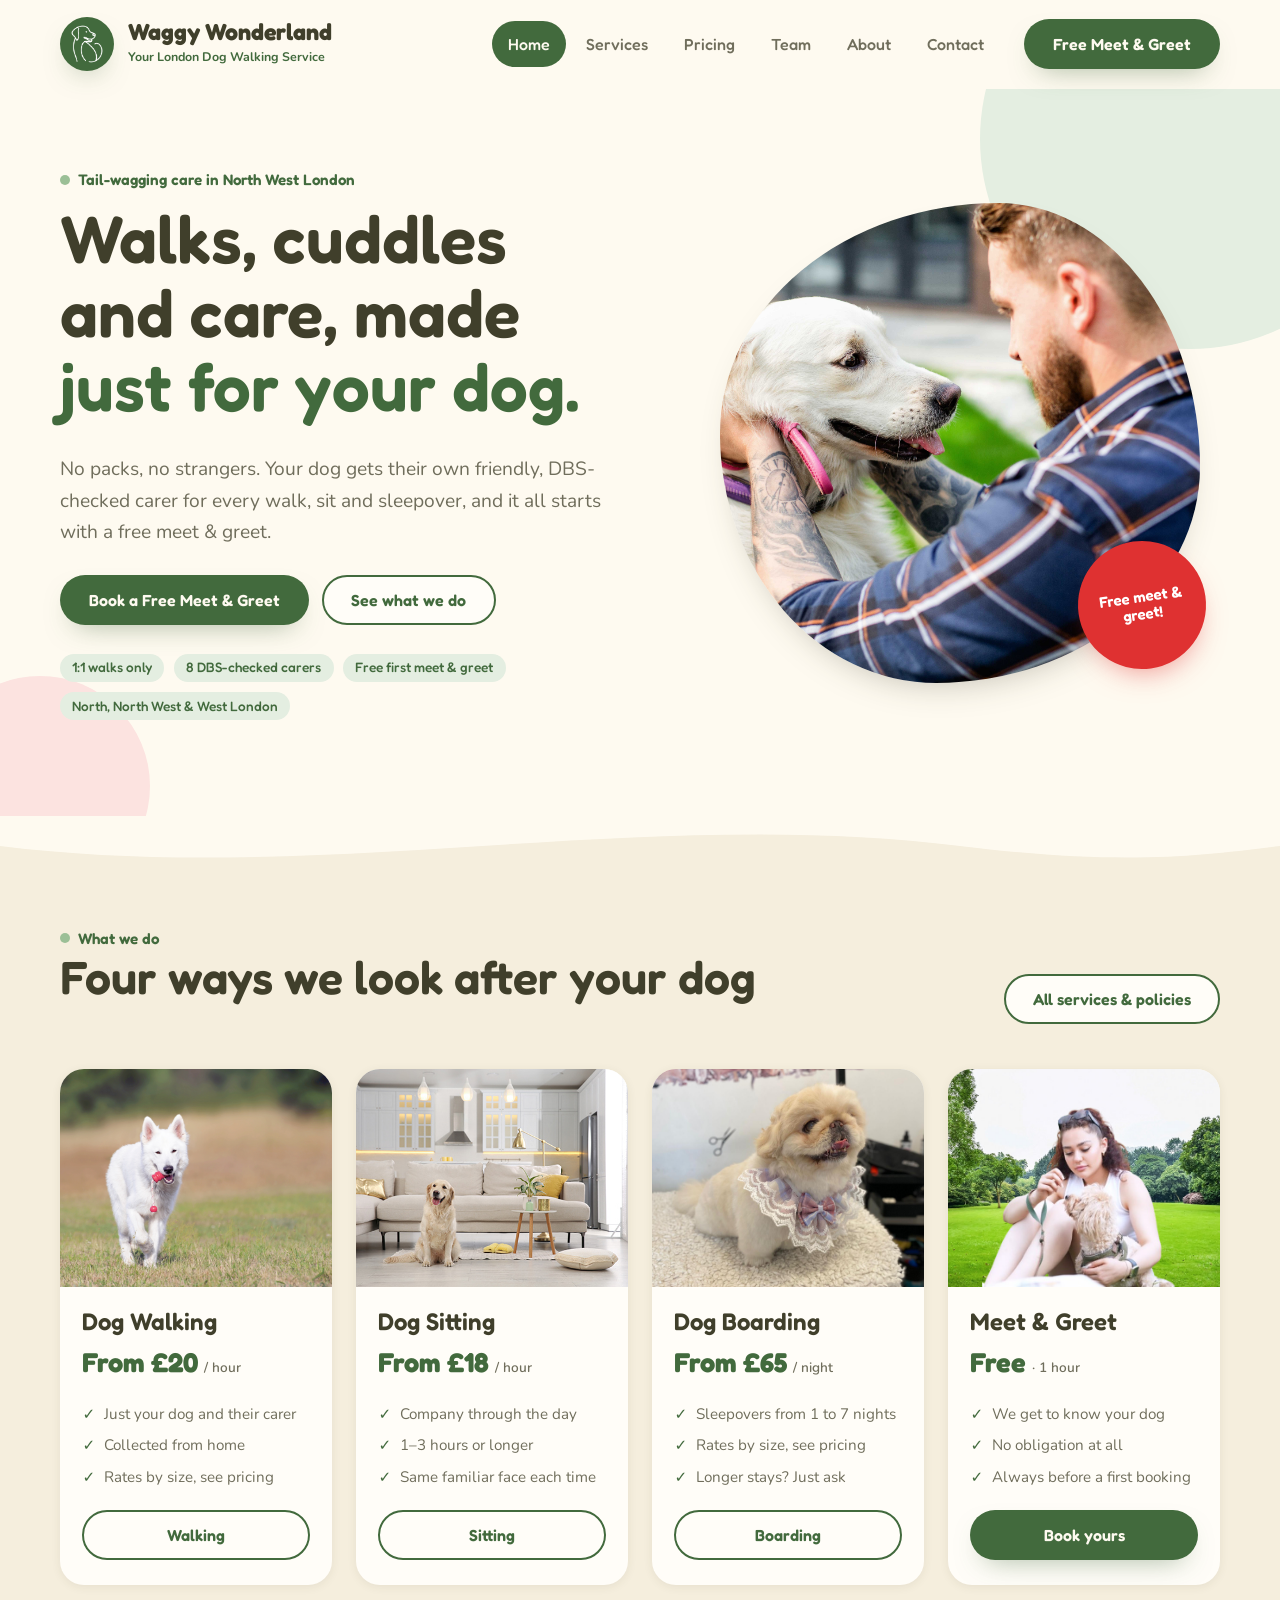
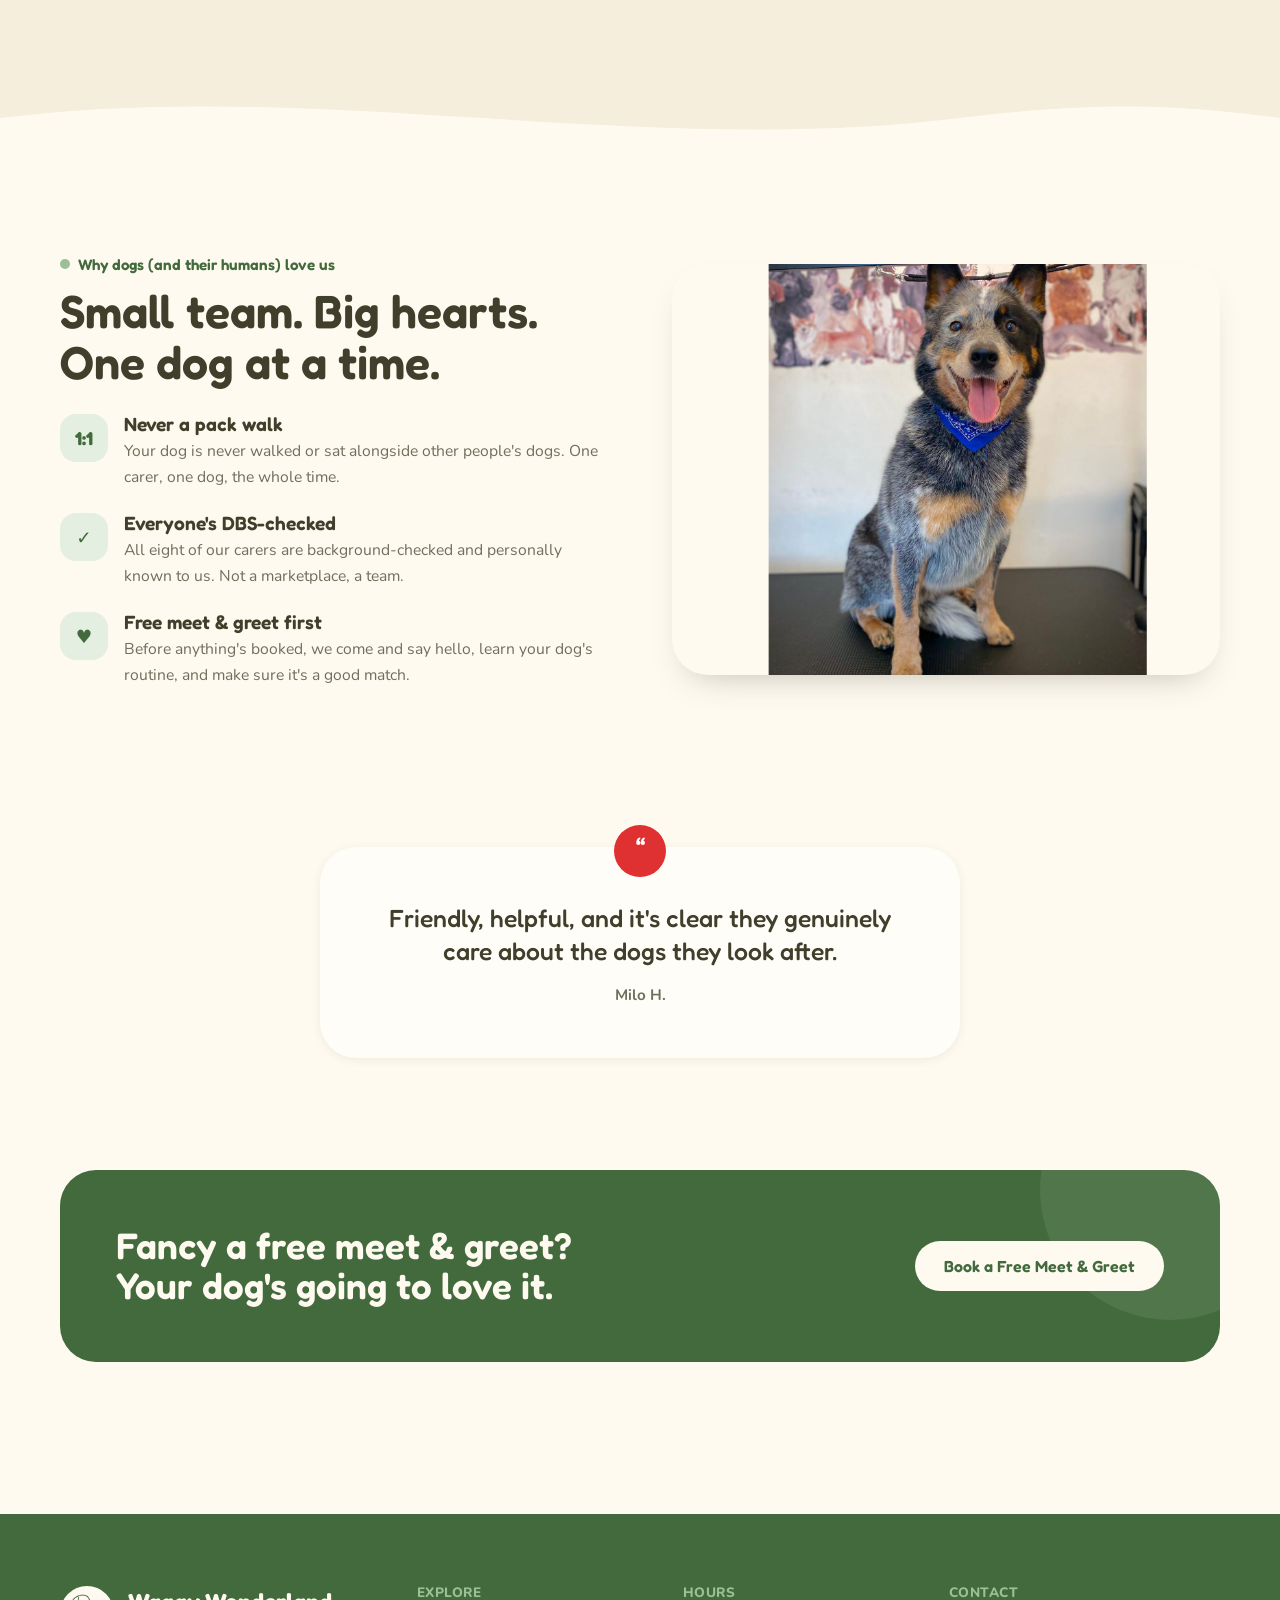
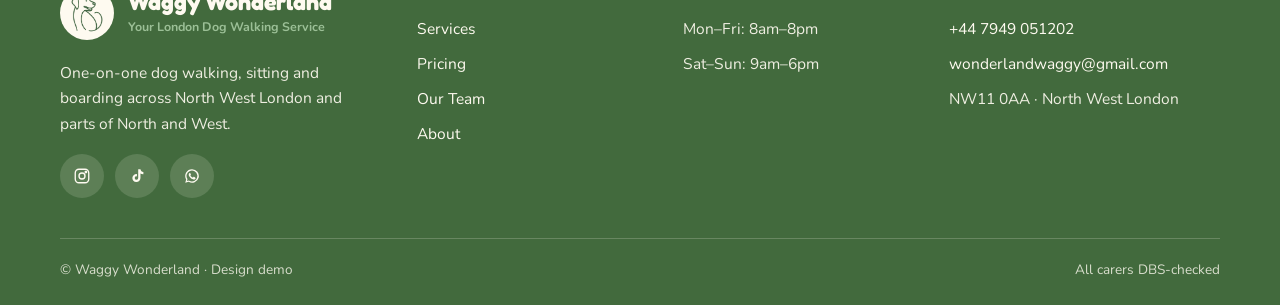
<file: index.html>
<!doctype html>
<!--
  THESIS: Waggy Wonderland is the friendly local team that walks your dog
  one-on-one, never in a pack. The page feels like a warm hello from a
  neighbour, refusing both the corporate gig-app look and the sterile
  "luxury pet spa" look.
  OWN-WORLD: the original brand palette (cream ground, olive-brown text,
  heath green accent, cherry sticker red) in rounded, bouncy form:
  Fredoka headings, Nunito body, pill buttons, blob-masked photos, wavy
  section edges, a wagging logo. Recognisable with all copy removed.
  STORY: land, smile, understand "1:1 walks, free meet & greet first",
  trust the named DBS-checked team, tap Book a Free Meet & Greet.
  FIRST VIEWPORT: big header with green circle logo; headline left with
  green highlighted word, two pill buttons, fact chips; right, a real
  carer-and-dog photo in a slowly morphing blob with a cherry sticker
  reading "Free meet & greet".
  FORM: brief-pinned world (user pinned palette + "cute, fun, light");
  no seed roll. Staging: editorial two-column hero, card grid, split
  rows, testimonial, CTA panel.
-->
<html lang="en">
<head>
<meta charset="UTF-8">
<meta name="viewport" content="width=device-width, initial-scale=1, viewport-fit=cover">
<title>Waggy Wonderland — Your London Dog Walking Service</title>
<meta name="description" content="One-on-one dog walking, sitting and boarding in North West London. Every walk is just your dog and their carer, never a pack. Start with a free meet & greet.">
<link rel="icon" href="images/img_14.png">
<link rel="stylesheet" href="css/style.css">
</head>
<body>

<header class="site-header">
  <div class="container topbar">
    <a href="index.html" class="brand">
      <span class="brand__mark"><img src="images/img_14.png" alt=""></span>
      <span>
        <span class="brand__word">Waggy Wonderland</span>
        <span class="brand__tagline">Your London Dog Walking Service</span>
      </span>
    </a>
    <nav class="nav" aria-label="Main">
      <input type="checkbox" id="nav-toggle" class="nav__toggle-input">
      <ul class="nav__links">
        <li><a href="index.html" aria-current="page">Home</a></li>
        <li><a href="services.html">Services</a></li>
        <li><a href="pricing.html">Pricing</a></li>
        <li><a href="team.html">Team</a></li>
        <li><a href="about.html">About</a></li>
        <li><a href="contact.html">Contact</a></li>
        <li class="nav__cta-mobile"><a href="contact.html" class="btn btn-primary">Book a Free Meet &amp; Greet</a></li>
      </ul>
      <a href="contact.html" class="btn btn-primary nav__cta">Free Meet &amp; Greet</a>
      <label for="nav-toggle" class="nav__toggle" aria-label="Menu"><span></span></label>
    </nav>
  </div>
</header>

<main>

  <!-- ============ HERO ============ -->
  <section class="hero">
    <div class="hero__blob hero__blob--1" aria-hidden="true"></div>
    <div class="hero__blob hero__blob--2" aria-hidden="true"></div>
    <div class="container hero__grid">
      <div>
        <p class="eyebrow">Tail-wagging care in North West London</p>
        <h1>Walks, cuddles and care, made <span>just for your dog.</span></h1>
        <p class="lede">No packs, no strangers. Your dog gets their own friendly, DBS-checked carer for every walk, sit and sleepover, and it all starts with a free meet &amp; greet.</p>
        <div class="hero__actions">
          <a href="contact.html" class="btn btn-primary">Book a Free Meet &amp; Greet</a>
          <a href="services.html" class="btn btn-secondary">See what we do</a>
        </div>
        <div class="hero__facts">
          <span class="chip">1:1 walks only</span>
          <span class="chip">8 DBS-checked carers</span>
          <span class="chip">Free first meet &amp; greet</span>
          <span class="chip">North, North West &amp; West London</span>
        </div>
      </div>
      <div class="hero__photo-wrap">
        <div class="hero__photo">
          <img src="images/img_03.jpg" alt="A carer crouches close to a happy white dog during a one-on-one walk." fetchpriority="high">
        </div>
        <div class="sticker" aria-hidden="true">Free meet &amp; greet!</div>
      </div>
    </div>
  </section>

  <!-- ============ SERVICES ============ -->
  <svg class="wave" viewBox="0 0 1440 60" preserveAspectRatio="none" aria-hidden="true"><path fill="#F5EEDD" d="M0,30 C360,70 720,-10 1080,30 C1260,50 1350,40 1440,30 L1440,60 L0,60 Z"/></svg>
  <section class="section section--sand" style="padding-top: clamp(1.5rem, 4vw, 3rem);">
    <div class="container">
      <div class="section-head rise">
        <div>
          <p class="eyebrow">What we do</p>
          <h2>Four ways we look after your dog</h2>
        </div>
        <a href="services.html" class="btn btn-secondary">All services &amp; policies</a>
      </div>
      <div class="card-grid">

        <article class="card rise">
          <div class="card__photo"><img src="images/img_28.jpg" alt="A white shepherd dog running through a field with a toy." loading="lazy"></div>
          <div class="card__body">
            <h3>Dog Walking</h3>
            <p class="card__price">From &pound;20 <small>/ hour</small></p>
            <ul>
              <li>Just your dog and their carer</li>
              <li>Collected from home</li>
              <li>Rates by size, see pricing</li>
            </ul>
            <a href="services.html#walking" class="btn btn-secondary">Walking</a>
          </div>
        </article>

        <article class="card rise">
          <div class="card__photo"><img src="images/img_27.jpg" alt="A golden retriever relaxing at home in a bright living room." loading="lazy"></div>
          <div class="card__body">
            <h3>Dog Sitting</h3>
            <p class="card__price">From &pound;18 <small>/ hour</small></p>
            <ul>
              <li>Company through the day</li>
              <li>1&ndash;3 hours or longer</li>
              <li>Same familiar face each time</li>
            </ul>
            <a href="services.html#sitting" class="btn btn-secondary">Sitting</a>
          </div>
        </article>

        <article class="card rise">
          <div class="card__photo"><img src="images/img_23.jpeg" alt="A fluffy cream-coloured dog with a bow, freshly groomed." loading="lazy"></div>
          <div class="card__body">
            <h3>Dog Boarding</h3>
            <p class="card__price">From &pound;65 <small>/ night</small></p>
            <ul>
              <li>Sleepovers from 1 to 7 nights</li>
              <li>Rates by size, see pricing</li>
              <li>Longer stays? Just ask</li>
            </ul>
            <a href="services.html#boarding" class="btn btn-secondary">Boarding</a>
          </div>
        </article>

        <article class="card rise">
          <div class="card__photo"><img src="images/img_19.jpg" alt="A carer sits in the grass getting to know a small dog." loading="lazy"></div>
          <div class="card__body">
            <h3>Meet &amp; Greet</h3>
            <p class="card__price">Free <small>&middot; 1 hour</small></p>
            <ul>
              <li>We get to know your dog</li>
              <li>No obligation at all</li>
              <li>Always before a first booking</li>
            </ul>
            <a href="contact.html" class="btn btn-primary">Book yours</a>
          </div>
        </article>

      </div>
    </div>
  </section>
  <svg class="wave wave--flip" viewBox="0 0 1440 60" preserveAspectRatio="none" aria-hidden="true"><path fill="#F5EEDD" d="M0,30 C360,70 720,-10 1080,30 C1260,50 1350,40 1440,30 L1440,60 L0,60 Z"/></svg>

  <!-- ============ WHY US ============ -->
  <section class="section">
    <div class="container split">
      <div class="rise">
        <p class="eyebrow">Why dogs (and their humans) love us</p>
        <h2>Small team. Big hearts. One dog at a time.</h2>
        <div class="value-list" style="margin-top:1.6rem;">
          <div class="value-row">
            <span class="value-row__icon">1:1</span>
            <div>
              <h3>Never a pack walk</h3>
              <p>Your dog is never walked or sat alongside other people's dogs. One carer, one dog, the whole time.</p>
            </div>
          </div>
          <div class="value-row">
            <span class="value-row__icon">&#10003;</span>
            <div>
              <h3>Everyone's DBS-checked</h3>
              <p>All eight of our carers are background-checked and personally known to us. Not a marketplace, a team.</p>
            </div>
          </div>
          <div class="value-row">
            <span class="value-row__icon">&#9829;</span>
            <div>
              <h3>Free meet &amp; greet first</h3>
              <p>Before anything's booked, we come and say hello, learn your dog's routine, and make sure it's a good match.</p>
            </div>
          </div>
        </div>
      </div>
      <div class="split__photo rise">
        <img src="images/img_11.png" alt="A smiling blue heeler wearing a blue bandana." loading="lazy">
      </div>
    </div>
  </section>

  <!-- ============ TESTIMONIAL ============ -->
  <section class="section section--tight">
    <div class="container">
      <div class="quote rise">
        <blockquote>Friendly, helpful, and it's clear they genuinely care about the dogs they look after.</blockquote>
        <cite>Milo H.</cite>
      </div>
    </div>
  </section>

  <!-- ============ CTA ============ -->
  <section class="section--tight">
    <div class="container">
      <div class="cta rise">
        <h2>Fancy a free meet &amp; greet? Your dog's going to love it.</h2>
        <a href="contact.html" class="btn btn-primary">Book a Free Meet &amp; Greet</a>
      </div>
    </div>
  </section>

</main>

<footer class="site-footer">
  <div class="container footer-grid">
    <div>
      <a href="index.html" class="brand">
        <span class="brand__mark"><img src="images/img_14.png" alt=""></span>
        <span>
          <span class="brand__word">Waggy Wonderland</span>
          <span class="brand__tagline">Your London Dog Walking Service</span>
        </span>
      </a>
      <p style="margin-top:1.2rem; max-width:32ch;">One-on-one dog walking, sitting and boarding across North West London and parts of North and West.</p>
      <div class="footer-social">
        <a href="https://www.instagram.com/waggywonderlandd" aria-label="Instagram" target="_blank" rel="noopener"><svg viewBox="0 0 24 24" fill="none" stroke="currentColor" stroke-width="1.8"><rect x="3" y="3" width="18" height="18" rx="5"/><circle cx="12" cy="12" r="4"/><circle cx="17.2" cy="6.8" r="1"/></svg></a>
        <a href="https://www.tiktok.com/@waggywonderlandd" aria-label="TikTok" target="_blank" rel="noopener"><svg viewBox="0 0 24 24" fill="currentColor"><path d="M16.6 3c.4 2 1.7 3.5 3.9 3.7v3c-1.4.1-2.7-.3-3.9-1.1v6.2a5.4 5.4 0 1 1-4.7-5.4v3.1a2.3 2.3 0 1 0 1.7 2.3V3h3z"/></svg></a>
        <a href="https://wa.me/447949051202" aria-label="WhatsApp" target="_blank" rel="noopener"><svg viewBox="0 0 24 24" fill="currentColor"><path d="M12 3a9 9 0 0 0-7.8 13.5L3 21l4.6-1.2A9 9 0 1 0 12 3zm0 16.2a7.2 7.2 0 0 1-3.7-1l-.3-.2-2.7.7.7-2.6-.2-.3A7.2 7.2 0 1 1 12 19.2zm3.9-5.4c-.2-.1-1.3-.6-1.5-.7-.2-.1-.3-.1-.5.1-.1.2-.5.7-.6.8-.1.1-.2.1-.4 0-.2-.1-.9-.3-1.7-1a6.4 6.4 0 0 1-1.2-1.5c-.1-.2 0-.3.1-.4l.3-.4.2-.3v-.3c0-.1-.5-1.2-.7-1.6-.2-.4-.4-.4-.5-.4h-.4c-.2 0-.4.1-.6.3-.2.2-.8.8-.8 1.9s.8 2.2.9 2.4c.1.1 1.6 2.5 3.9 3.4 2.3.9 2.3.6 2.7.6.4 0 1.3-.5 1.5-1 .2-.5.2-1 .1-1.1-.1-.1-.2-.2-.4-.3z"/></svg></a>
      </div>
    </div>
    <div>
      <h4>Explore</h4>
      <ul>
        <li><a href="services.html">Services</a></li>
        <li><a href="pricing.html">Pricing</a></li>
        <li><a href="team.html">Our Team</a></li>
        <li><a href="about.html">About</a></li>
      </ul>
    </div>
    <div>
      <h4>Hours</h4>
      <ul>
        <li>Mon&ndash;Fri: 8am&ndash;8pm</li>
        <li>Sat&ndash;Sun: 9am&ndash;6pm</li>
      </ul>
    </div>
    <div>
      <h4>Contact</h4>
      <ul>
        <li><a href="tel:+447949051202">+44 7949 051202</a></li>
        <li><a href="mailto:wonderlandwaggy@gmail.com">wonderlandwaggy@gmail.com</a></li>
        <li>NW11 0AA &middot; North West London</li>
      </ul>
    </div>
  </div>
  <div class="container footer-bottom">
    <span>&copy; Waggy Wonderland &middot; Design demo</span>
    <span>All carers DBS-checked</span>
  </div>
</footer>

</body>
</html>
</file>
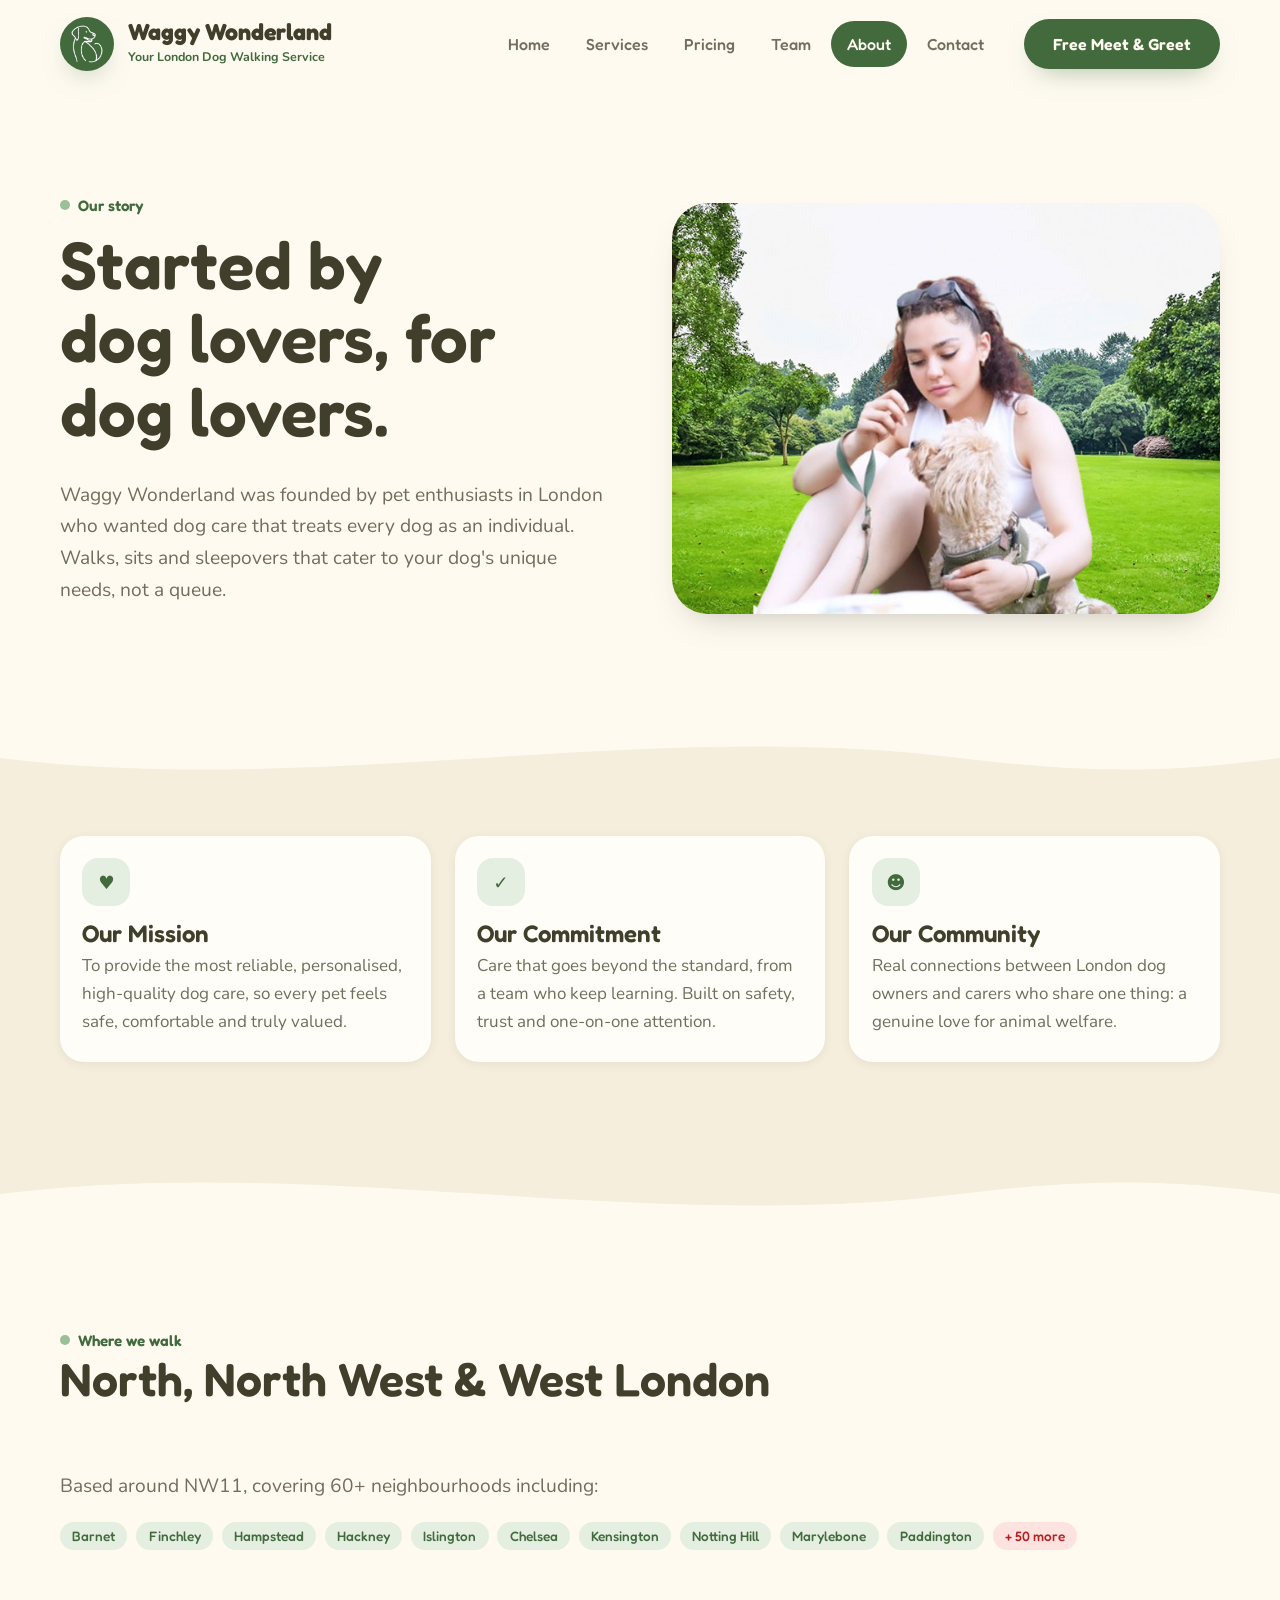
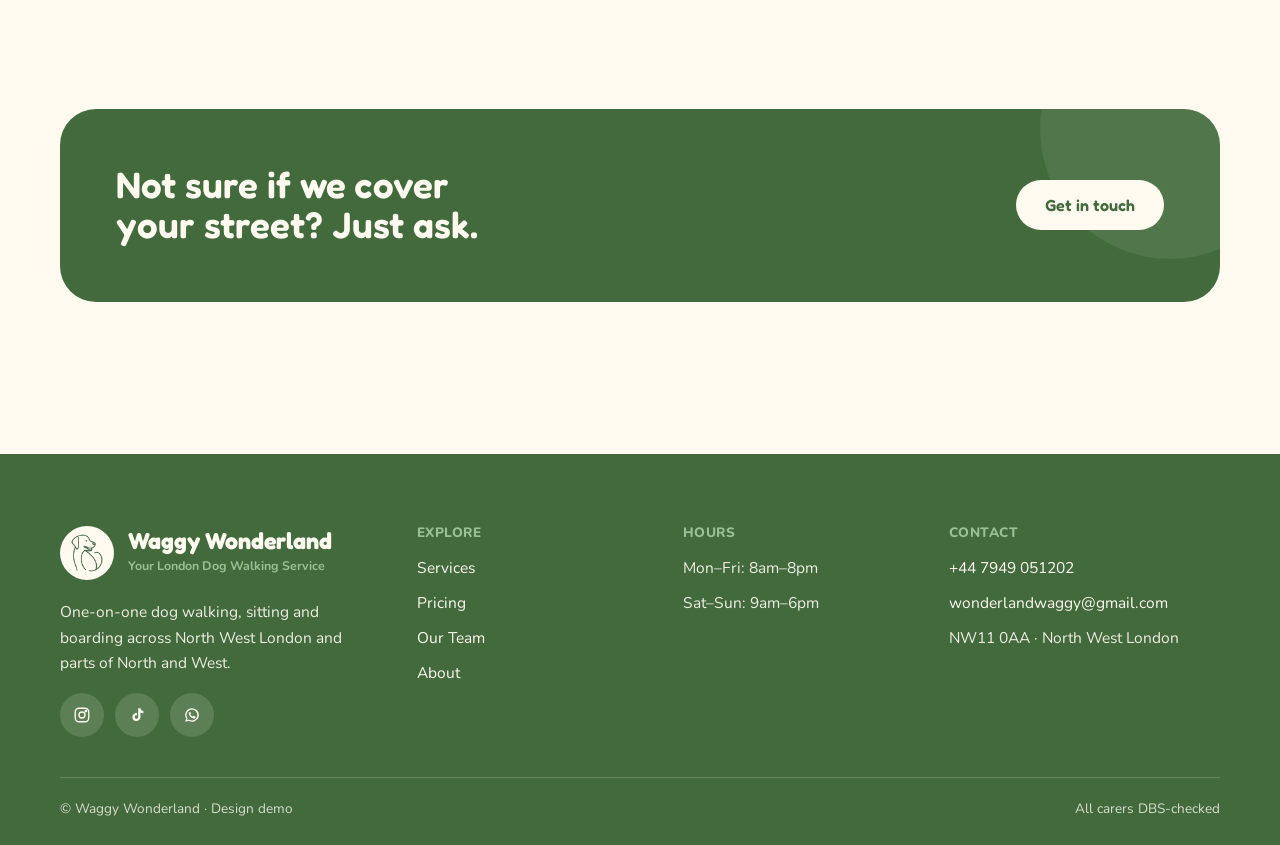
<file: about.html>
<!doctype html>
<html lang="en">
<head>
<meta charset="UTF-8">
<meta name="viewport" content="width=device-width, initial-scale=1, viewport-fit=cover">
<title>About — Waggy Wonderland</title>
<meta name="description" content="Why Waggy Wonderland exists, what we believe about dog care, and the North West London neighbourhoods we walk.">
<link rel="icon" href="images/img_14.png">
<link rel="stylesheet" href="css/style.css">
</head>
<body>

<header class="site-header">
  <div class="container topbar">
    <a href="index.html" class="brand">
      <span class="brand__mark"><img src="images/img_14.png" alt=""></span>
      <span>
        <span class="brand__word">Waggy Wonderland</span>
        <span class="brand__tagline">Your London Dog Walking Service</span>
      </span>
    </a>
    <nav class="nav" aria-label="Main">
      <input type="checkbox" id="nav-toggle" class="nav__toggle-input">
      <ul class="nav__links">
        <li><a href="index.html">Home</a></li>
        <li><a href="services.html">Services</a></li>
        <li><a href="pricing.html">Pricing</a></li>
        <li><a href="team.html">Team</a></li>
        <li><a href="about.html" aria-current="page">About</a></li>
        <li><a href="contact.html">Contact</a></li>
        <li class="nav__cta-mobile"><a href="contact.html" class="btn btn-primary">Book a Free Meet &amp; Greet</a></li>
      </ul>
      <a href="contact.html" class="btn btn-primary nav__cta">Free Meet &amp; Greet</a>
      <label for="nav-toggle" class="nav__toggle" aria-label="Menu"><span></span></label>
    </nav>
  </div>
</header>

<main>

  <section class="section">
    <div class="container split">
      <div class="rise">
        <p class="eyebrow">Our story</p>
        <h1>Started by dog lovers, for dog lovers.</h1>
        <p class="lede">Waggy Wonderland was founded by pet enthusiasts in London who wanted dog care that treats every dog as an individual. Walks, sits and sleepovers that cater to your dog's unique needs, not a queue.</p>
      </div>
      <div class="split__photo rise"><img src="images/img_19.jpg" alt="A carer sits in the grass getting to know a small dog." loading="lazy"></div>
    </div>
  </section>

  <svg class="wave" viewBox="0 0 1440 60" preserveAspectRatio="none" aria-hidden="true"><path fill="#F5EEDD" d="M0,30 C360,70 720,-10 1080,30 C1260,50 1350,40 1440,30 L1440,60 L0,60 Z"/></svg>
  <section class="section section--sand" style="padding-top: clamp(1.5rem, 4vw, 3rem);">
    <div class="container">
      <div class="card-grid">
        <div class="card rise">
          <div class="card__body">
            <span class="value-row__icon" style="margin-bottom:0.9rem;">&#9829;</span>
            <h3>Our Mission</h3>
            <p style="color:var(--olive-soft); margin:0;">To provide the most reliable, personalised, high-quality dog care, so every pet feels safe, comfortable and truly valued.</p>
          </div>
        </div>
        <div class="card rise">
          <div class="card__body">
            <span class="value-row__icon" style="margin-bottom:0.9rem;">&#10003;</span>
            <h3>Our Commitment</h3>
            <p style="color:var(--olive-soft); margin:0;">Care that goes beyond the standard, from a team who keep learning. Built on safety, trust and one-on-one attention.</p>
          </div>
        </div>
        <div class="card rise">
          <div class="card__body">
            <span class="value-row__icon" style="margin-bottom:0.9rem;">&#9787;</span>
            <h3>Our Community</h3>
            <p style="color:var(--olive-soft); margin:0;">Real connections between London dog owners and carers who share one thing: a genuine love for animal welfare.</p>
          </div>
        </div>
      </div>
    </div>
  </section>
  <svg class="wave wave--flip" viewBox="0 0 1440 60" preserveAspectRatio="none" aria-hidden="true"><path fill="#F5EEDD" d="M0,30 C360,70 720,-10 1080,30 C1260,50 1350,40 1440,30 L1440,60 L0,60 Z"/></svg>

  <section class="section">
    <div class="container">
      <div class="section-head rise">
        <div>
          <p class="eyebrow">Where we walk</p>
          <h2>North, North West &amp; West London</h2>
        </div>
      </div>
      <p class="lede rise">Based around NW11, covering 60+ neighbourhoods including:</p>
      <div class="chips rise" style="margin-top:1rem;">
        <span class="chip">Barnet</span>
        <span class="chip">Finchley</span>
        <span class="chip">Hampstead</span>
        <span class="chip">Hackney</span>
        <span class="chip">Islington</span>
        <span class="chip">Chelsea</span>
        <span class="chip">Kensington</span>
        <span class="chip">Notting Hill</span>
        <span class="chip">Marylebone</span>
        <span class="chip">Paddington</span>
        <span class="chip chip--cherry">+ 50 more</span>
      </div>
    </div>
  </section>

  <section class="section--tight">
    <div class="container">
      <div class="cta rise">
        <h2>Not sure if we cover your street? Just ask.</h2>
        <a href="contact.html" class="btn btn-primary">Get in touch</a>
      </div>
    </div>
  </section>

</main>

<footer class="site-footer">
  <div class="container footer-grid">
    <div>
      <a href="index.html" class="brand">
        <span class="brand__mark"><img src="images/img_14.png" alt=""></span>
        <span>
          <span class="brand__word">Waggy Wonderland</span>
          <span class="brand__tagline">Your London Dog Walking Service</span>
        </span>
      </a>
      <p style="margin-top:1.2rem; max-width:32ch;">One-on-one dog walking, sitting and boarding across North West London and parts of North and West.</p>
      <div class="footer-social">
        <a href="https://www.instagram.com/waggywonderlandd" aria-label="Instagram" target="_blank" rel="noopener"><svg viewBox="0 0 24 24" fill="none" stroke="currentColor" stroke-width="1.8"><rect x="3" y="3" width="18" height="18" rx="5"/><circle cx="12" cy="12" r="4"/><circle cx="17.2" cy="6.8" r="1"/></svg></a>
        <a href="https://www.tiktok.com/@waggywonderlandd" aria-label="TikTok" target="_blank" rel="noopener"><svg viewBox="0 0 24 24" fill="currentColor"><path d="M16.6 3c.4 2 1.7 3.5 3.9 3.7v3c-1.4.1-2.7-.3-3.9-1.1v6.2a5.4 5.4 0 1 1-4.7-5.4v3.1a2.3 2.3 0 1 0 1.7 2.3V3h3z"/></svg></a>
        <a href="https://wa.me/447949051202" aria-label="WhatsApp" target="_blank" rel="noopener"><svg viewBox="0 0 24 24" fill="currentColor"><path d="M12 3a9 9 0 0 0-7.8 13.5L3 21l4.6-1.2A9 9 0 1 0 12 3zm0 16.2a7.2 7.2 0 0 1-3.7-1l-.3-.2-2.7.7.7-2.6-.2-.3A7.2 7.2 0 1 1 12 19.2zm3.9-5.4c-.2-.1-1.3-.6-1.5-.7-.2-.1-.3-.1-.5.1-.1.2-.5.7-.6.8-.1.1-.2.1-.4 0-.2-.1-.9-.3-1.7-1a6.4 6.4 0 0 1-1.2-1.5c-.1-.2 0-.3.1-.4l.3-.4.2-.3v-.3c0-.1-.5-1.2-.7-1.6-.2-.4-.4-.4-.5-.4h-.4c-.2 0-.4.1-.6.3-.2.2-.8.8-.8 1.9s.8 2.2.9 2.4c.1.1 1.6 2.5 3.9 3.4 2.3.9 2.3.6 2.7.6.4 0 1.3-.5 1.5-1 .2-.5.2-1 .1-1.1-.1-.1-.2-.2-.4-.3z"/></svg></a>
      </div>
    </div>
    <div>
      <h4>Explore</h4>
      <ul>
        <li><a href="services.html">Services</a></li>
        <li><a href="pricing.html">Pricing</a></li>
        <li><a href="team.html">Our Team</a></li>
        <li><a href="about.html">About</a></li>
      </ul>
    </div>
    <div>
      <h4>Hours</h4>
      <ul>
        <li>Mon&ndash;Fri: 8am&ndash;8pm</li>
        <li>Sat&ndash;Sun: 9am&ndash;6pm</li>
      </ul>
    </div>
    <div>
      <h4>Contact</h4>
      <ul>
        <li><a href="tel:+447949051202">+44 7949 051202</a></li>
        <li><a href="mailto:wonderlandwaggy@gmail.com">wonderlandwaggy@gmail.com</a></li>
        <li>NW11 0AA &middot; North West London</li>
      </ul>
    </div>
  </div>
  <div class="container footer-bottom">
    <span>&copy; Waggy Wonderland &middot; Design demo</span>
    <span>All carers DBS-checked</span>
  </div>
</footer>

</body>
</html>
</file>
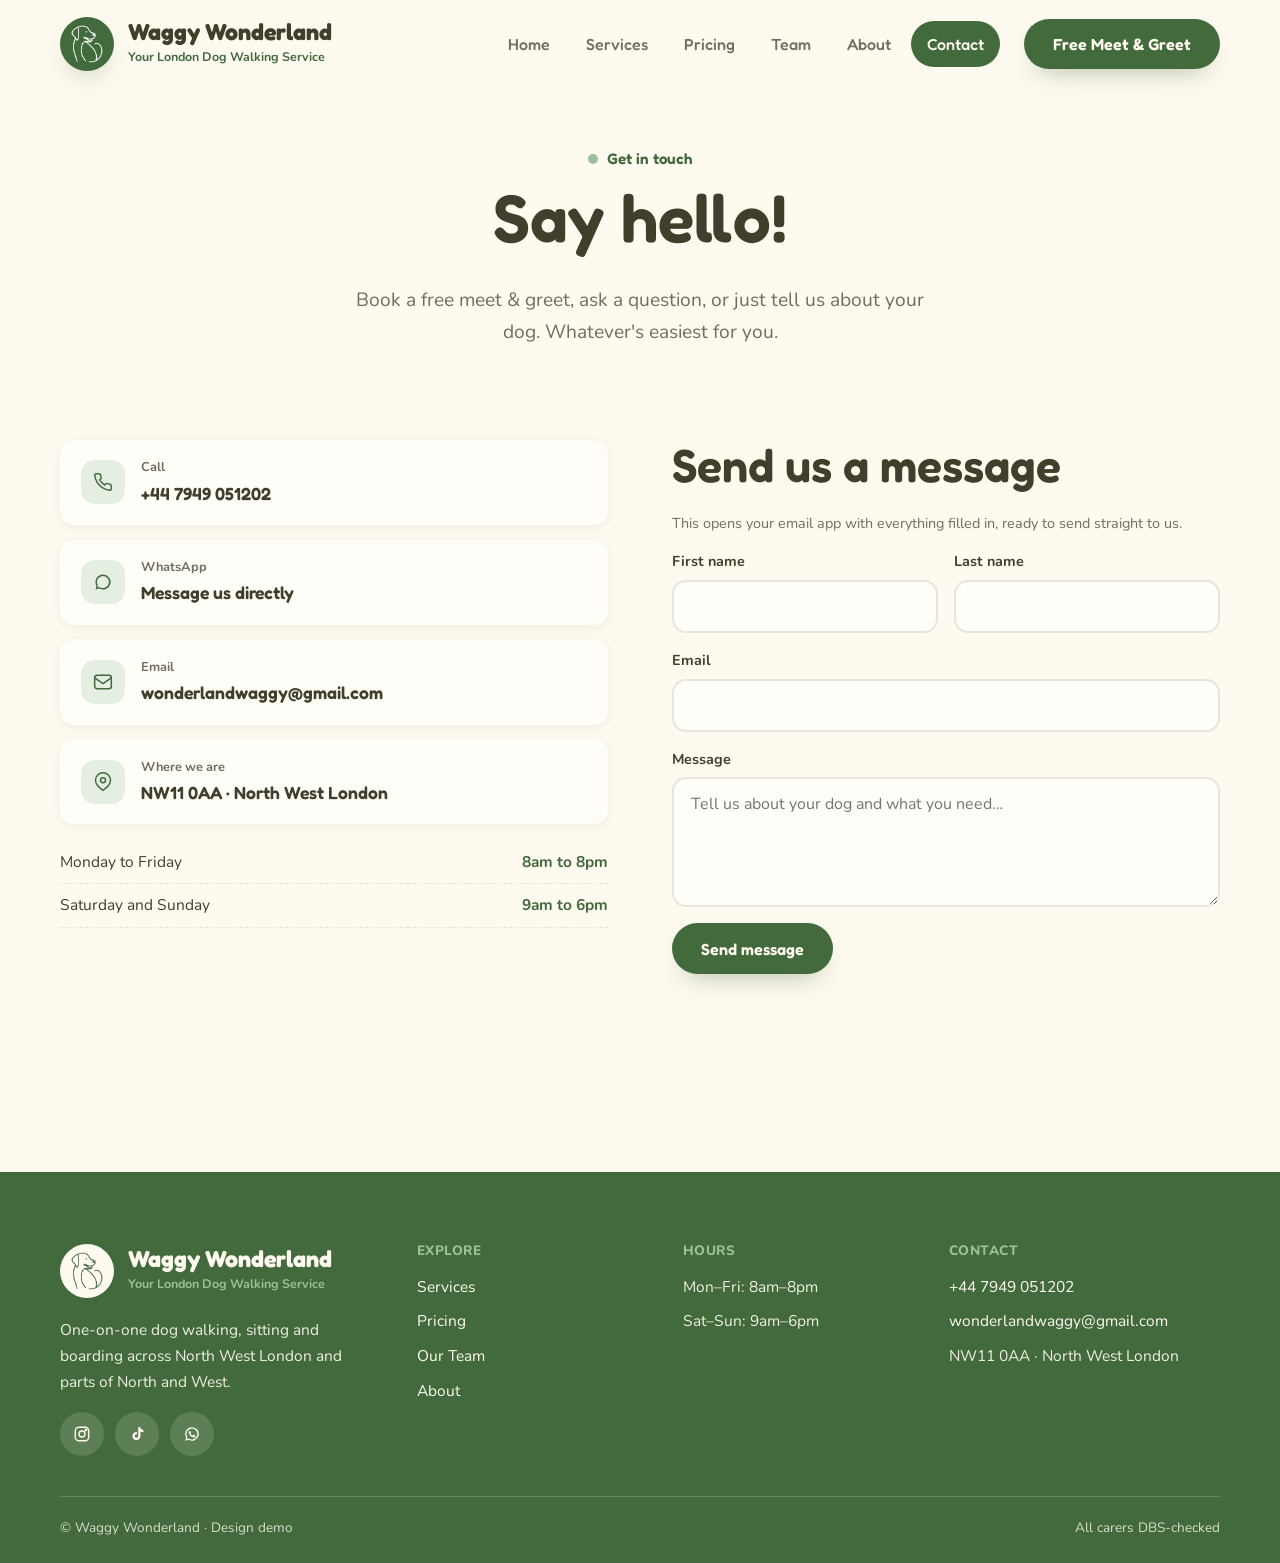
<file: contact.html>
<!doctype html>
<html lang="en">
<head>
<meta charset="UTF-8">
<meta name="viewport" content="width=device-width, initial-scale=1, viewport-fit=cover">
<title>Contact — Waggy Wonderland</title>
<meta name="description" content="Book a free meet & greet or get in touch with Waggy Wonderland by phone, WhatsApp or email.">
<link rel="icon" href="images/img_14.png">
<link rel="stylesheet" href="css/style.css">
</head>
<body>

<header class="site-header">
  <div class="container topbar">
    <a href="index.html" class="brand">
      <span class="brand__mark"><img src="images/img_14.png" alt=""></span>
      <span>
        <span class="brand__word">Waggy Wonderland</span>
        <span class="brand__tagline">Your London Dog Walking Service</span>
      </span>
    </a>
    <nav class="nav" aria-label="Main">
      <input type="checkbox" id="nav-toggle" class="nav__toggle-input">
      <ul class="nav__links">
        <li><a href="index.html">Home</a></li>
        <li><a href="services.html">Services</a></li>
        <li><a href="pricing.html">Pricing</a></li>
        <li><a href="team.html">Team</a></li>
        <li><a href="about.html">About</a></li>
        <li><a href="contact.html" aria-current="page">Contact</a></li>
        <li class="nav__cta-mobile"><a href="contact.html" class="btn btn-primary">Book a Free Meet &amp; Greet</a></li>
      </ul>
      <a href="contact.html" class="btn btn-primary nav__cta">Free Meet &amp; Greet</a>
      <label for="nav-toggle" class="nav__toggle" aria-label="Menu"><span></span></label>
    </nav>
  </div>
</header>

<main>

  <section class="section section--tight center">
    <div class="container">
      <p class="eyebrow">Get in touch</p>
      <h1>Say hello!</h1>
      <p class="lede">Book a free meet &amp; greet, ask a question, or just tell us about your dog. Whatever's easiest for you.</p>
    </div>
  </section>

  <section class="section" style="padding-top: 1rem;">
    <div class="container contact-grid">

      <div class="rise">
        <a href="tel:+447949051202" class="contact-card">
          <span class="contact-card__icon"><svg viewBox="0 0 24 24" fill="none" stroke="currentColor" stroke-width="1.8"><path d="M22 16.9v3a2 2 0 0 1-2.2 2 19.8 19.8 0 0 1-8.6-3.1 19.5 19.5 0 0 1-6-6 19.8 19.8 0 0 1-3.1-8.7A2 2 0 0 1 4.1 2h3a2 2 0 0 1 2 1.7c.1.9.3 1.8.6 2.7a2 2 0 0 1-.5 2.1L8 9.6a16 16 0 0 0 6 6l1.1-1.2a2 2 0 0 1 2.1-.5c.9.3 1.8.5 2.7.6a2 2 0 0 1 1.7 2z"/></svg></span>
          <span>
            <span class="contact-card__label">Call</span>
            <span class="contact-card__value">+44 7949 051202</span>
          </span>
        </a>
        <a href="https://wa.me/447949051202" target="_blank" rel="noopener" class="contact-card">
          <span class="contact-card__icon"><svg viewBox="0 0 24 24" fill="currentColor"><path d="M12 3a9 9 0 0 0-7.8 13.5L3 21l4.6-1.2A9 9 0 1 0 12 3zm0 16.2a7.2 7.2 0 0 1-3.7-1l-.3-.2-2.7.7.7-2.6-.2-.3A7.2 7.2 0 1 1 12 19.2z"/></svg></span>
          <span>
            <span class="contact-card__label">WhatsApp</span>
            <span class="contact-card__value">Message us directly</span>
          </span>
        </a>
        <a href="mailto:wonderlandwaggy@gmail.com" class="contact-card">
          <span class="contact-card__icon"><svg viewBox="0 0 24 24" fill="none" stroke="currentColor" stroke-width="1.8"><rect x="2" y="4" width="20" height="16" rx="3"/><path d="m2 7 10 7 10-7"/></svg></span>
          <span>
            <span class="contact-card__label">Email</span>
            <span class="contact-card__value">wonderlandwaggy@gmail.com</span>
          </span>
        </a>
        <div class="contact-card">
          <span class="contact-card__icon"><svg viewBox="0 0 24 24" fill="none" stroke="currentColor" stroke-width="1.8"><path d="M21 10c0 6-9 12-9 12s-9-6-9-12a9 9 0 0 1 18 0z"/><circle cx="12" cy="10" r="3"/></svg></span>
          <span>
            <span class="contact-card__label">Where we are</span>
            <span class="contact-card__value">NW11 0AA &middot; North West London</span>
          </span>
        </div>

        <table class="hours">
          <tr><td>Monday to Friday</td><td>8am to 8pm</td></tr>
          <tr><td>Saturday and Sunday</td><td>9am to 6pm</td></tr>
        </table>
      </div>

      <div class="rise">
        <h2 class="mt-0">Send us a message</h2>
        <p class="form-note">This opens your email app with everything filled in, ready to send straight to us.</p>
        <form class="form" action="mailto:wonderlandwaggy@gmail.com" method="post" enctype="text/plain">
          <div class="row">
            <div class="field">
              <label for="first-name">First name</label>
              <input id="first-name" name="First name" type="text" autocomplete="given-name" required>
            </div>
            <div class="field">
              <label for="last-name">Last name</label>
              <input id="last-name" name="Last name" type="text" autocomplete="family-name" required>
            </div>
          </div>
          <div class="field">
            <label for="email">Email</label>
            <input id="email" name="Email" type="email" autocomplete="email" required>
          </div>
          <div class="field">
            <label for="message">Message</label>
            <textarea id="message" name="Message" placeholder="Tell us about your dog and what you need&hellip;" required></textarea>
          </div>
          <button type="submit" class="btn btn-primary" style="justify-self:start;">Send message</button>
        </form>
      </div>

    </div>
  </section>

</main>

<footer class="site-footer">
  <div class="container footer-grid">
    <div>
      <a href="index.html" class="brand">
        <span class="brand__mark"><img src="images/img_14.png" alt=""></span>
        <span>
          <span class="brand__word">Waggy Wonderland</span>
          <span class="brand__tagline">Your London Dog Walking Service</span>
        </span>
      </a>
      <p style="margin-top:1.2rem; max-width:32ch;">One-on-one dog walking, sitting and boarding across North West London and parts of North and West.</p>
      <div class="footer-social">
        <a href="https://www.instagram.com/waggywonderlandd" aria-label="Instagram" target="_blank" rel="noopener"><svg viewBox="0 0 24 24" fill="none" stroke="currentColor" stroke-width="1.8"><rect x="3" y="3" width="18" height="18" rx="5"/><circle cx="12" cy="12" r="4"/><circle cx="17.2" cy="6.8" r="1"/></svg></a>
        <a href="https://www.tiktok.com/@waggywonderlandd" aria-label="TikTok" target="_blank" rel="noopener"><svg viewBox="0 0 24 24" fill="currentColor"><path d="M16.6 3c.4 2 1.7 3.5 3.9 3.7v3c-1.4.1-2.7-.3-3.9-1.1v6.2a5.4 5.4 0 1 1-4.7-5.4v3.1a2.3 2.3 0 1 0 1.7 2.3V3h3z"/></svg></a>
        <a href="https://wa.me/447949051202" aria-label="WhatsApp" target="_blank" rel="noopener"><svg viewBox="0 0 24 24" fill="currentColor"><path d="M12 3a9 9 0 0 0-7.8 13.5L3 21l4.6-1.2A9 9 0 1 0 12 3zm0 16.2a7.2 7.2 0 0 1-3.7-1l-.3-.2-2.7.7.7-2.6-.2-.3A7.2 7.2 0 1 1 12 19.2zm3.9-5.4c-.2-.1-1.3-.6-1.5-.7-.2-.1-.3-.1-.5.1-.1.2-.5.7-.6.8-.1.1-.2.1-.4 0-.2-.1-.9-.3-1.7-1a6.4 6.4 0 0 1-1.2-1.5c-.1-.2 0-.3.1-.4l.3-.4.2-.3v-.3c0-.1-.5-1.2-.7-1.6-.2-.4-.4-.4-.5-.4h-.4c-.2 0-.4.1-.6.3-.2.2-.8.8-.8 1.9s.8 2.2.9 2.4c.1.1 1.6 2.5 3.9 3.4 2.3.9 2.3.6 2.7.6.4 0 1.3-.5 1.5-1 .2-.5.2-1 .1-1.1-.1-.1-.2-.2-.4-.3z"/></svg></a>
      </div>
    </div>
    <div>
      <h4>Explore</h4>
      <ul>
        <li><a href="services.html">Services</a></li>
        <li><a href="pricing.html">Pricing</a></li>
        <li><a href="team.html">Our Team</a></li>
        <li><a href="about.html">About</a></li>
      </ul>
    </div>
    <div>
      <h4>Hours</h4>
      <ul>
        <li>Mon&ndash;Fri: 8am&ndash;8pm</li>
        <li>Sat&ndash;Sun: 9am&ndash;6pm</li>
      </ul>
    </div>
    <div>
      <h4>Contact</h4>
      <ul>
        <li><a href="tel:+447949051202">+44 7949 051202</a></li>
        <li><a href="mailto:wonderlandwaggy@gmail.com">wonderlandwaggy@gmail.com</a></li>
        <li>NW11 0AA &middot; North West London</li>
      </ul>
    </div>
  </div>
  <div class="container footer-bottom">
    <span>&copy; Waggy Wonderland &middot; Design demo</span>
    <span>All carers DBS-checked</span>
  </div>
</footer>

</body>
</html>
</file>
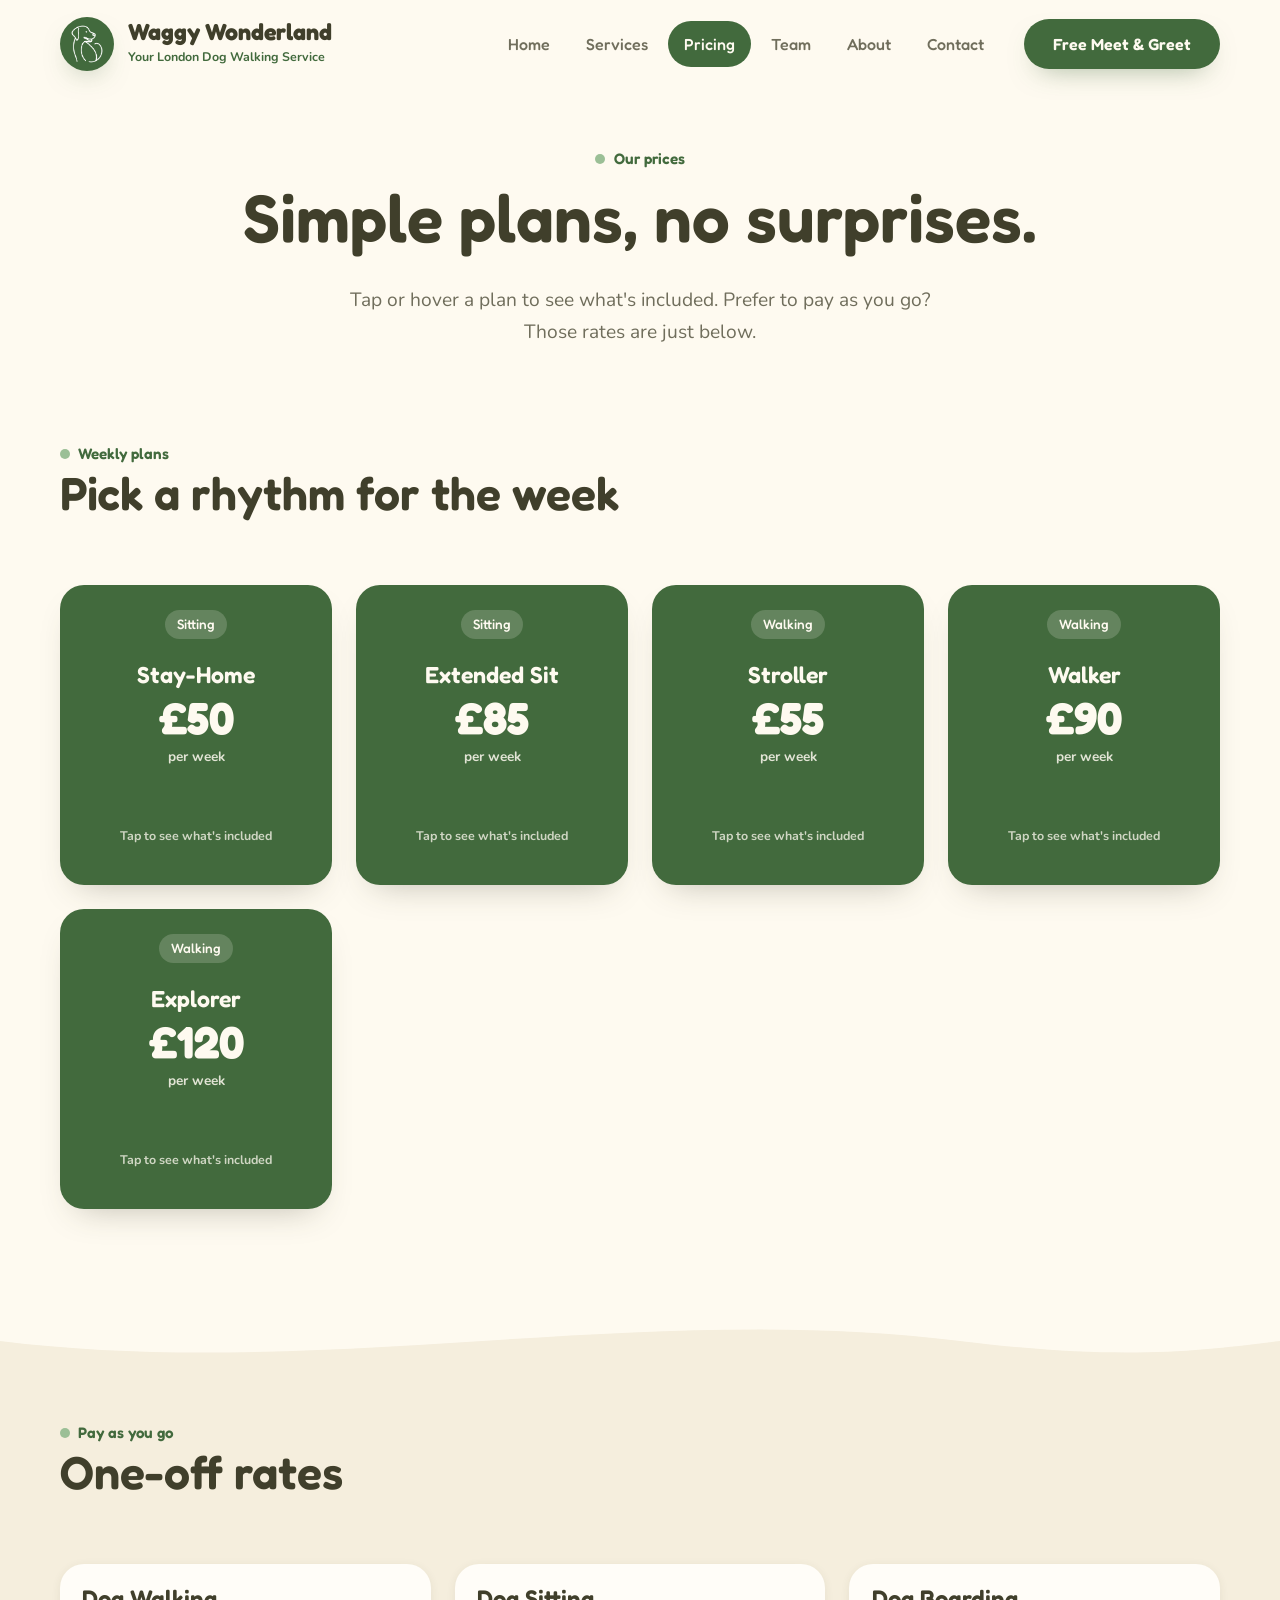
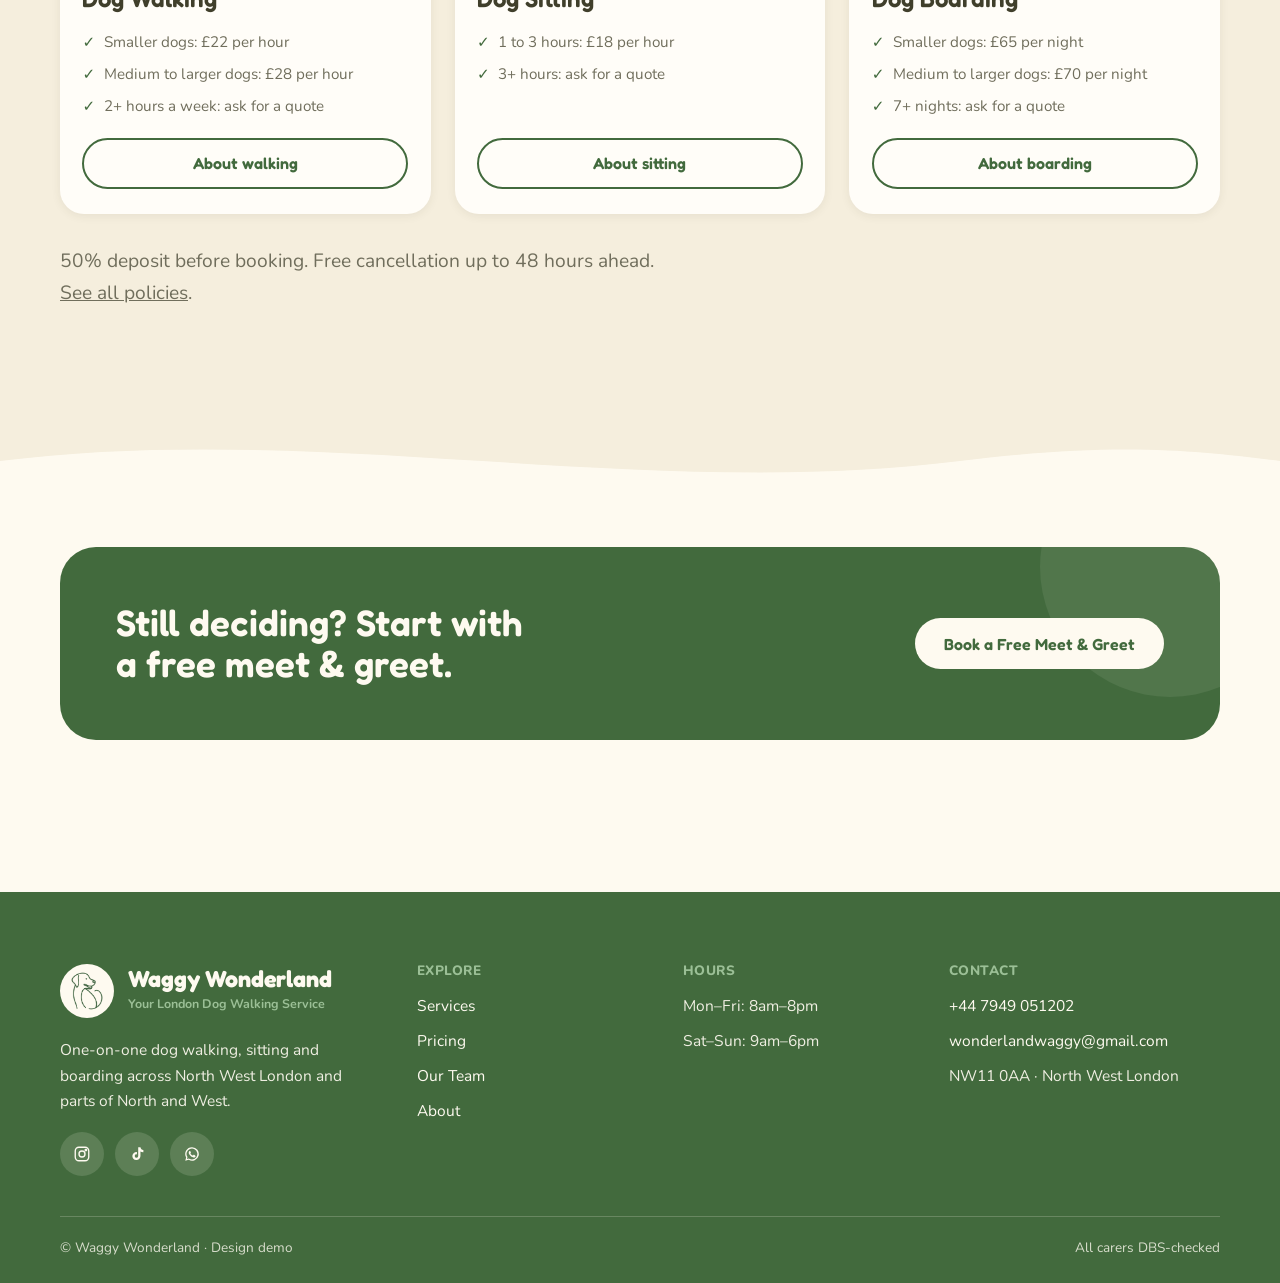
<file: pricing.html>
<!doctype html>
<html lang="en">
<head>
<meta charset="UTF-8">
<meta name="viewport" content="width=device-width, initial-scale=1, viewport-fit=cover">
<title>Pricing — Waggy Wonderland</title>
<meta name="description" content="Simple weekly plans and pay-as-you-go rates for one-on-one dog walking, sitting and boarding in North West London.">
<link rel="icon" href="images/img_14.png">
<link rel="stylesheet" href="css/style.css">
</head>
<body>

<header class="site-header">
  <div class="container topbar">
    <a href="index.html" class="brand">
      <span class="brand__mark"><img src="images/img_14.png" alt=""></span>
      <span>
        <span class="brand__word">Waggy Wonderland</span>
        <span class="brand__tagline">Your London Dog Walking Service</span>
      </span>
    </a>
    <nav class="nav" aria-label="Main">
      <input type="checkbox" id="nav-toggle" class="nav__toggle-input">
      <ul class="nav__links">
        <li><a href="index.html">Home</a></li>
        <li><a href="services.html">Services</a></li>
        <li><a href="pricing.html" aria-current="page">Pricing</a></li>
        <li><a href="team.html">Team</a></li>
        <li><a href="about.html">About</a></li>
        <li><a href="contact.html">Contact</a></li>
        <li class="nav__cta-mobile"><a href="contact.html" class="btn btn-primary">Book a Free Meet &amp; Greet</a></li>
      </ul>
      <a href="contact.html" class="btn btn-primary nav__cta">Free Meet &amp; Greet</a>
      <label for="nav-toggle" class="nav__toggle" aria-label="Menu"><span></span></label>
    </nav>
  </div>
</header>

<main>

  <section class="section section--tight center">
    <div class="container">
      <p class="eyebrow">Our prices</p>
      <h1>Simple plans, no surprises.</h1>
      <p class="lede">Tap or hover a plan to see what's included. Prefer to pay as you go? Those rates are just below.</p>
    </div>
  </section>

  <!-- WEEKLY PLANS -->
  <section class="section" style="padding-top: 1rem;">
    <div class="container">
      <div class="section-head rise">
        <div>
          <p class="eyebrow">Weekly plans</p>
          <h2>Pick a rhythm for the week</h2>
        </div>
      </div>

      <div class="plan-grid">

        <div class="plan rise">
          <input type="checkbox" id="plan-1" class="plan__toggle">
          <label for="plan-1" class="plan__inner">
            <div class="plan__face plan__front">
              <span class="chip">Sitting</span>
              <p class="plan__name">Stay-Home</p>
              <p class="plan__amount">&pound;50</p>
              <p class="plan__unit">per week</p>
              <p class="plan__hint">Tap to see what's included</p>
            </div>
            <div class="plan__face plan__back">
              <h4>Stay-Home plan</h4>
              <ul>
                <li>3 hours of sitting per day</li>
                <li>Billed weekly</li>
                <li>Keeps your dog happy and settled at home</li>
              </ul>
            </div>
          </label>
        </div>

        <div class="plan rise">
          <input type="checkbox" id="plan-2" class="plan__toggle">
          <label for="plan-2" class="plan__inner">
            <div class="plan__face plan__front">
              <span class="chip">Sitting</span>
              <p class="plan__name">Extended Sit</p>
              <p class="plan__amount">&pound;85</p>
              <p class="plan__unit">per week</p>
              <p class="plan__hint">Tap to see what's included</p>
            </div>
            <div class="plan__face plan__back">
              <h4>Extended Sit plan</h4>
              <ul>
                <li>5 hours of sitting per day</li>
                <li>Billed weekly</li>
                <li>For dogs who like lots of company</li>
              </ul>
            </div>
          </label>
        </div>

        <div class="plan rise">
          <input type="checkbox" id="plan-3" class="plan__toggle">
          <label for="plan-3" class="plan__inner">
            <div class="plan__face plan__front">
              <span class="chip">Walking</span>
              <p class="plan__name">Stroller</p>
              <p class="plan__amount">&pound;55</p>
              <p class="plan__unit">per week</p>
              <p class="plan__hint">Tap to see what's included</p>
            </div>
            <div class="plan__face plan__back">
              <h4>Stroller plan</h4>
              <ul>
                <li>3 &times; 60-minute walks a week</li>
                <li>Pickup &amp; drop-off not included</li>
                <li>A gentle, steady routine</li>
              </ul>
            </div>
          </label>
        </div>

        <div class="plan rise">
          <input type="checkbox" id="plan-4" class="plan__toggle">
          <label for="plan-4" class="plan__inner">
            <div class="plan__face plan__front">
              <span class="chip">Walking</span>
              <p class="plan__name">Walker</p>
              <p class="plan__amount">&pound;90</p>
              <p class="plan__unit">per week</p>
              <p class="plan__hint">Tap to see what's included</p>
            </div>
            <div class="plan__face plan__back">
              <h4>Walker plan</h4>
              <ul>
                <li>5 &times; 60-minute walks a week</li>
                <li>Pickup &amp; drop-off not included</li>
                <li>A walk every weekday</li>
              </ul>
            </div>
          </label>
        </div>

        <div class="plan rise">
          <input type="checkbox" id="plan-5" class="plan__toggle">
          <label for="plan-5" class="plan__inner">
            <div class="plan__face plan__front">
              <span class="chip">Walking</span>
              <p class="plan__name">Explorer</p>
              <p class="plan__amount">&pound;120</p>
              <p class="plan__unit">per week</p>
              <p class="plan__hint">Tap to see what's included</p>
            </div>
            <div class="plan__face plan__back">
              <h4>Explorer plan</h4>
              <ul>
                <li>7 &times; 60-minute walks a week</li>
                <li>Pickup &amp; drop-off not included</li>
                <li>A full week of adventures</li>
              </ul>
            </div>
          </label>
        </div>

      </div>
    </div>
  </section>

  <!-- PAY AS YOU GO -->
  <svg class="wave" viewBox="0 0 1440 60" preserveAspectRatio="none" aria-hidden="true"><path fill="#F5EEDD" d="M0,30 C360,70 720,-10 1080,30 C1260,50 1350,40 1440,30 L1440,60 L0,60 Z"/></svg>
  <section class="section section--sand" style="padding-top: clamp(1.5rem, 4vw, 3rem);">
    <div class="container">
      <div class="section-head rise">
        <div>
          <p class="eyebrow">Pay as you go</p>
          <h2>One-off rates</h2>
        </div>
      </div>
      <div class="card-grid">
        <div class="card rise">
          <div class="card__body">
            <h3>Dog Walking</h3>
            <ul style="margin-top:0.8rem;">
              <li>Smaller dogs: &pound;22 per hour</li>
              <li>Medium to larger dogs: &pound;28 per hour</li>
              <li>2+ hours a week: ask for a quote</li>
            </ul>
            <a href="services.html#walking" class="btn btn-secondary">About walking</a>
          </div>
        </div>
        <div class="card rise">
          <div class="card__body">
            <h3>Dog Sitting</h3>
            <ul style="margin-top:0.8rem;">
              <li>1 to 3 hours: &pound;18 per hour</li>
              <li>3+ hours: ask for a quote</li>
            </ul>
            <a href="services.html#sitting" class="btn btn-secondary">About sitting</a>
          </div>
        </div>
        <div class="card rise">
          <div class="card__body">
            <h3>Dog Boarding</h3>
            <ul style="margin-top:0.8rem;">
              <li>Smaller dogs: &pound;65 per night</li>
              <li>Medium to larger dogs: &pound;70 per night</li>
              <li>7+ nights: ask for a quote</li>
            </ul>
            <a href="services.html#boarding" class="btn btn-secondary">About boarding</a>
          </div>
        </div>
      </div>
      <p class="lede rise" style="margin-top:2rem;">50% deposit before booking. Free cancellation up to 48 hours ahead. <a href="services.html">See all policies</a>.</p>
    </div>
  </section>
  <svg class="wave wave--flip" viewBox="0 0 1440 60" preserveAspectRatio="none" aria-hidden="true"><path fill="#F5EEDD" d="M0,30 C360,70 720,-10 1080,30 C1260,50 1350,40 1440,30 L1440,60 L0,60 Z"/></svg>

  <section class="section--tight">
    <div class="container">
      <div class="cta rise">
        <h2>Still deciding? Start with a free meet &amp; greet.</h2>
        <a href="contact.html" class="btn btn-primary">Book a Free Meet &amp; Greet</a>
      </div>
    </div>
  </section>

</main>

<footer class="site-footer">
  <div class="container footer-grid">
    <div>
      <a href="index.html" class="brand">
        <span class="brand__mark"><img src="images/img_14.png" alt=""></span>
        <span>
          <span class="brand__word">Waggy Wonderland</span>
          <span class="brand__tagline">Your London Dog Walking Service</span>
        </span>
      </a>
      <p style="margin-top:1.2rem; max-width:32ch;">One-on-one dog walking, sitting and boarding across North West London and parts of North and West.</p>
      <div class="footer-social">
        <a href="https://www.instagram.com/waggywonderlandd" aria-label="Instagram" target="_blank" rel="noopener"><svg viewBox="0 0 24 24" fill="none" stroke="currentColor" stroke-width="1.8"><rect x="3" y="3" width="18" height="18" rx="5"/><circle cx="12" cy="12" r="4"/><circle cx="17.2" cy="6.8" r="1"/></svg></a>
        <a href="https://www.tiktok.com/@waggywonderlandd" aria-label="TikTok" target="_blank" rel="noopener"><svg viewBox="0 0 24 24" fill="currentColor"><path d="M16.6 3c.4 2 1.7 3.5 3.9 3.7v3c-1.4.1-2.7-.3-3.9-1.1v6.2a5.4 5.4 0 1 1-4.7-5.4v3.1a2.3 2.3 0 1 0 1.7 2.3V3h3z"/></svg></a>
        <a href="https://wa.me/447949051202" aria-label="WhatsApp" target="_blank" rel="noopener"><svg viewBox="0 0 24 24" fill="currentColor"><path d="M12 3a9 9 0 0 0-7.8 13.5L3 21l4.6-1.2A9 9 0 1 0 12 3zm0 16.2a7.2 7.2 0 0 1-3.7-1l-.3-.2-2.7.7.7-2.6-.2-.3A7.2 7.2 0 1 1 12 19.2zm3.9-5.4c-.2-.1-1.3-.6-1.5-.7-.2-.1-.3-.1-.5.1-.1.2-.5.7-.6.8-.1.1-.2.1-.4 0-.2-.1-.9-.3-1.7-1a6.4 6.4 0 0 1-1.2-1.5c-.1-.2 0-.3.1-.4l.3-.4.2-.3v-.3c0-.1-.5-1.2-.7-1.6-.2-.4-.4-.4-.5-.4h-.4c-.2 0-.4.1-.6.3-.2.2-.8.8-.8 1.9s.8 2.2.9 2.4c.1.1 1.6 2.5 3.9 3.4 2.3.9 2.3.6 2.7.6.4 0 1.3-.5 1.5-1 .2-.5.2-1 .1-1.1-.1-.1-.2-.2-.4-.3z"/></svg></a>
      </div>
    </div>
    <div>
      <h4>Explore</h4>
      <ul>
        <li><a href="services.html">Services</a></li>
        <li><a href="pricing.html">Pricing</a></li>
        <li><a href="team.html">Our Team</a></li>
        <li><a href="about.html">About</a></li>
      </ul>
    </div>
    <div>
      <h4>Hours</h4>
      <ul>
        <li>Mon&ndash;Fri: 8am&ndash;8pm</li>
        <li>Sat&ndash;Sun: 9am&ndash;6pm</li>
      </ul>
    </div>
    <div>
      <h4>Contact</h4>
      <ul>
        <li><a href="tel:+447949051202">+44 7949 051202</a></li>
        <li><a href="mailto:wonderlandwaggy@gmail.com">wonderlandwaggy@gmail.com</a></li>
        <li>NW11 0AA &middot; North West London</li>
      </ul>
    </div>
  </div>
  <div class="container footer-bottom">
    <span>&copy; Waggy Wonderland &middot; Design demo</span>
    <span>All carers DBS-checked</span>
  </div>
</footer>

</body>
</html>
</file>
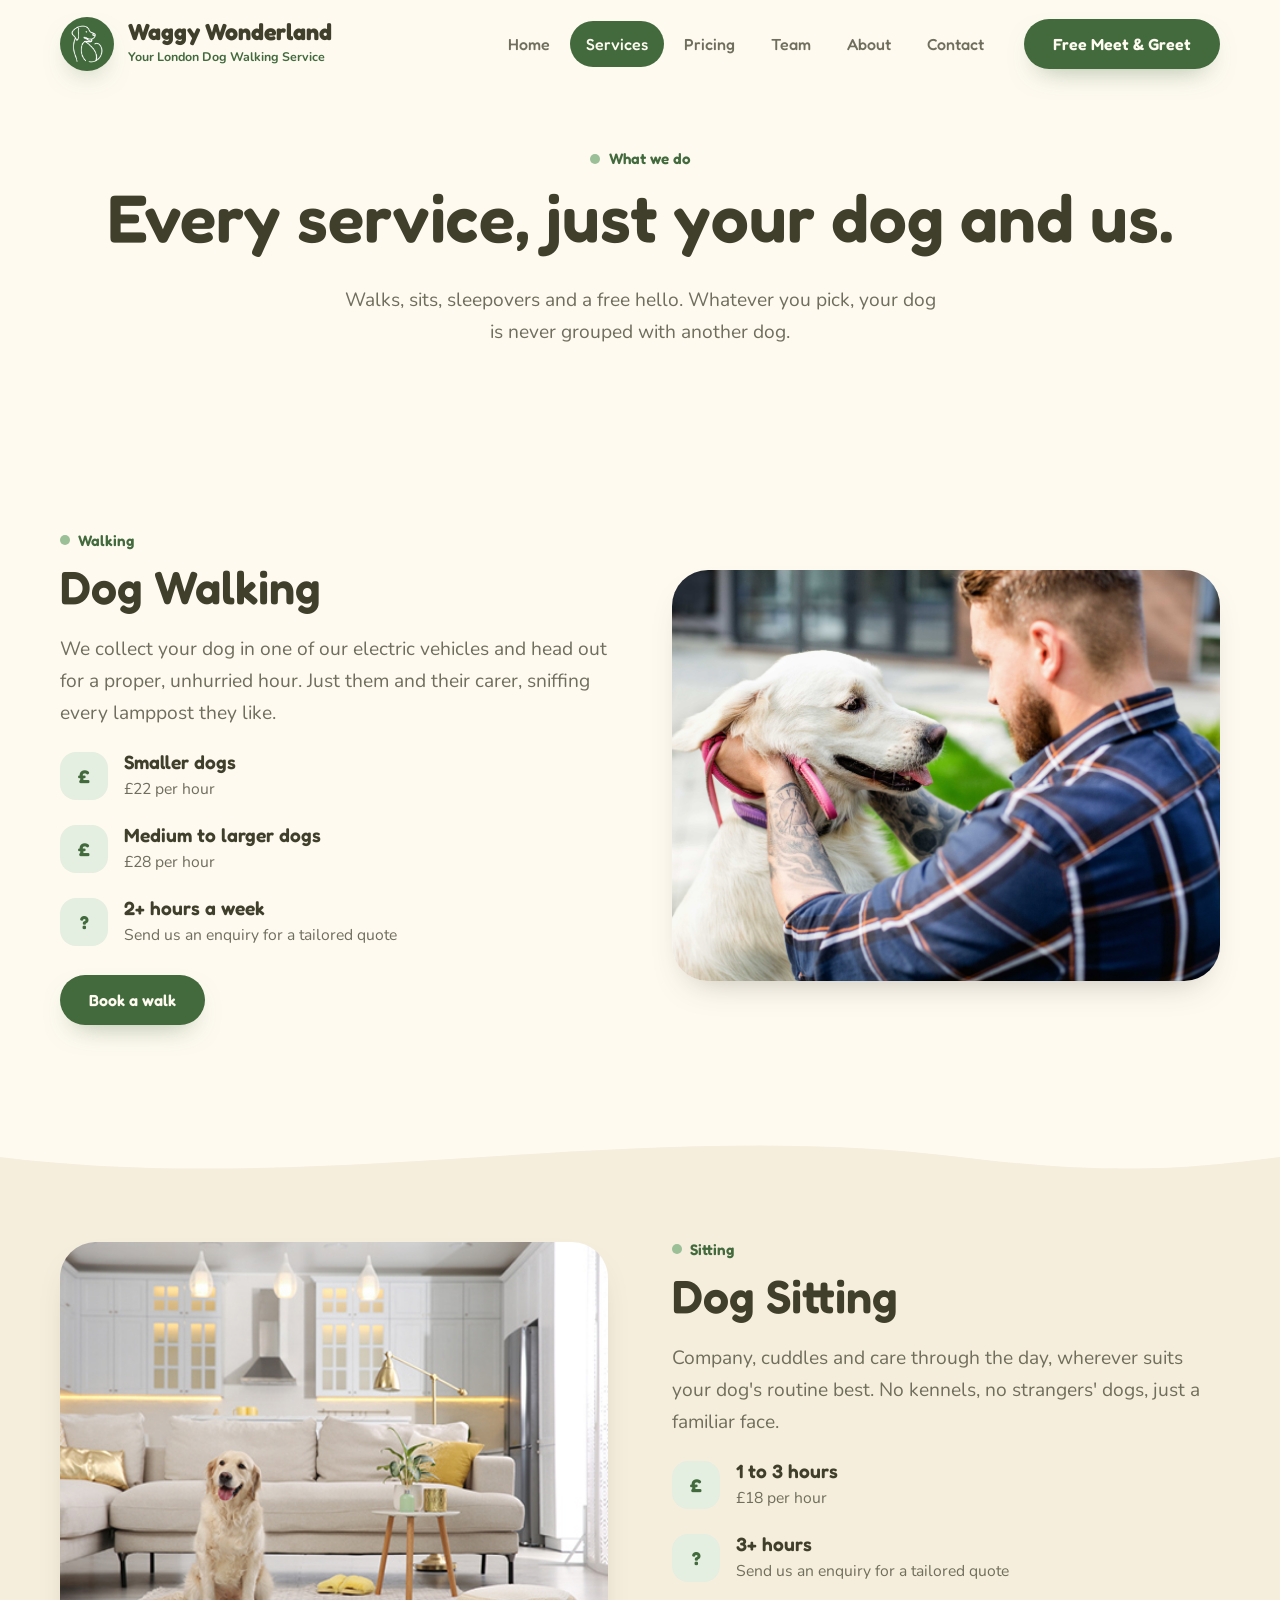
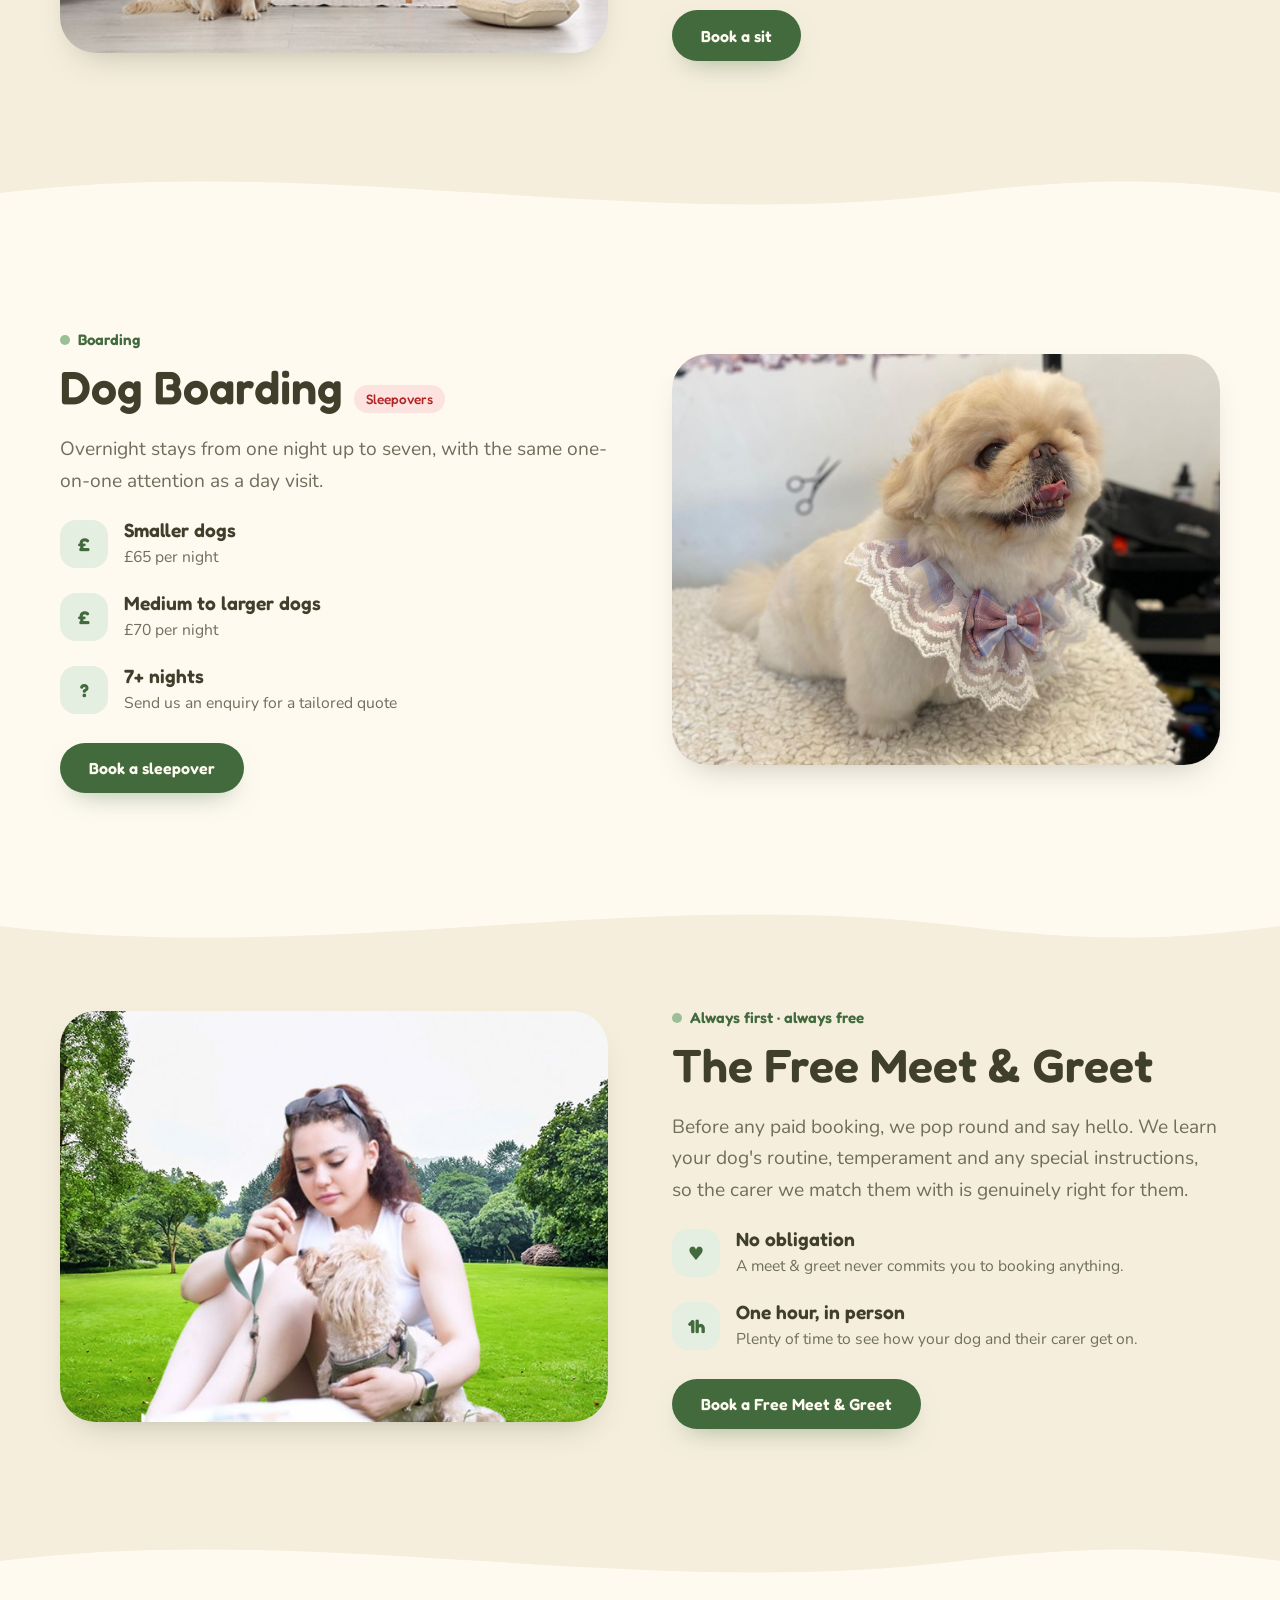
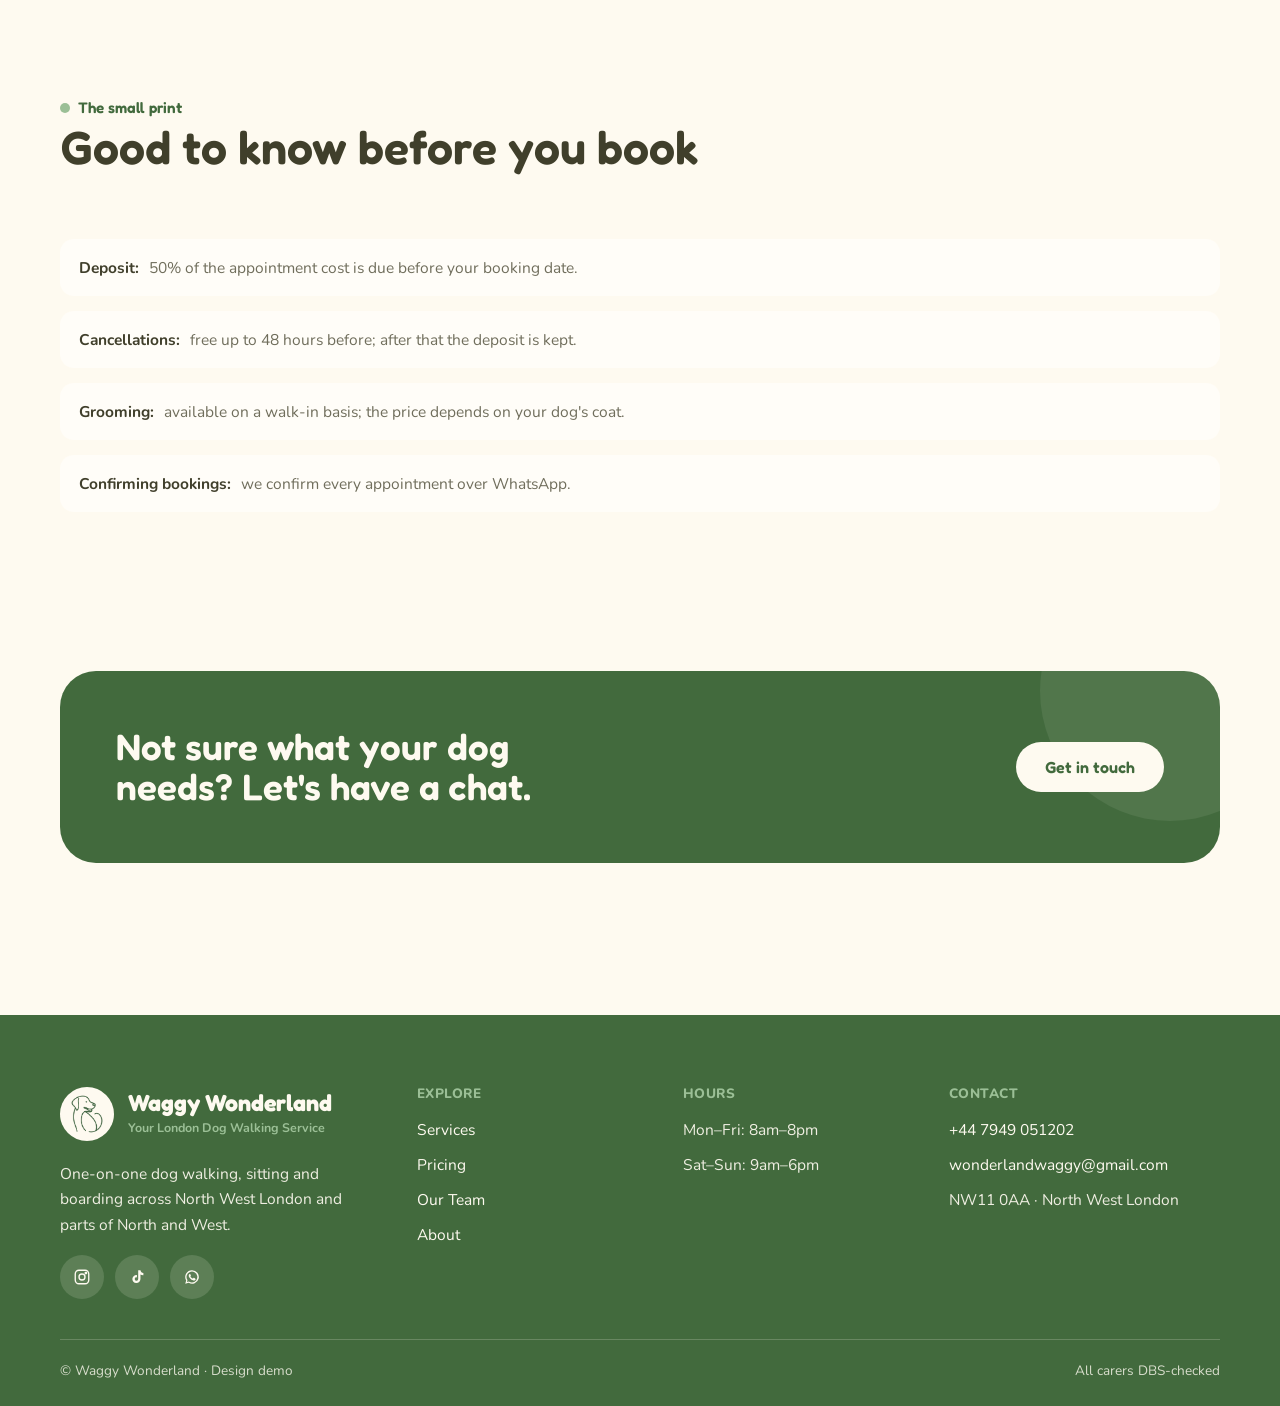
<file: services.html>
<!doctype html>
<html lang="en">
<head>
<meta charset="UTF-8">
<meta name="viewport" content="width=device-width, initial-scale=1, viewport-fit=cover">
<title>Services — Waggy Wonderland</title>
<meta name="description" content="Dog walking, sitting, boarding and a free meet & greet, all one-on-one, across North West London.">
<link rel="icon" href="images/img_14.png">
<link rel="stylesheet" href="css/style.css">
</head>
<body>

<header class="site-header">
  <div class="container topbar">
    <a href="index.html" class="brand">
      <span class="brand__mark"><img src="images/img_14.png" alt=""></span>
      <span>
        <span class="brand__word">Waggy Wonderland</span>
        <span class="brand__tagline">Your London Dog Walking Service</span>
      </span>
    </a>
    <nav class="nav" aria-label="Main">
      <input type="checkbox" id="nav-toggle" class="nav__toggle-input">
      <ul class="nav__links">
        <li><a href="index.html">Home</a></li>
        <li><a href="services.html" aria-current="page">Services</a></li>
        <li><a href="pricing.html">Pricing</a></li>
        <li><a href="team.html">Team</a></li>
        <li><a href="about.html">About</a></li>
        <li><a href="contact.html">Contact</a></li>
        <li class="nav__cta-mobile"><a href="contact.html" class="btn btn-primary">Book a Free Meet &amp; Greet</a></li>
      </ul>
      <a href="contact.html" class="btn btn-primary nav__cta">Free Meet &amp; Greet</a>
      <label for="nav-toggle" class="nav__toggle" aria-label="Menu"><span></span></label>
    </nav>
  </div>
</header>

<main>

  <section class="section section--tight center">
    <div class="container">
      <p class="eyebrow">What we do</p>
      <h1>Every service, just your dog and us.</h1>
      <p class="lede">Walks, sits, sleepovers and a free hello. Whatever you pick, your dog is never grouped with another dog.</p>
    </div>
  </section>

  <!-- WALKING -->
  <section class="section" id="walking">
    <div class="container split">
      <div class="rise">
        <p class="eyebrow">Walking</p>
        <h2>Dog Walking</h2>
        <p class="lede">We collect your dog in one of our electric vehicles and head out for a proper, unhurried hour. Just them and their carer, sniffing every lamppost they like.</p>
        <div class="value-list" style="margin-top:1.4rem;">
          <div class="value-row"><span class="value-row__icon">&pound;</span><div><h3>Smaller dogs</h3><p>&pound;22 per hour</p></div></div>
          <div class="value-row"><span class="value-row__icon">&pound;</span><div><h3>Medium to larger dogs</h3><p>&pound;28 per hour</p></div></div>
          <div class="value-row"><span class="value-row__icon">?</span><div><h3>2+ hours a week</h3><p>Send us an enquiry for a tailored quote</p></div></div>
        </div>
        <a href="contact.html" class="btn btn-primary" style="margin-top:1.6rem;">Book a walk</a>
      </div>
      <div class="split__photo rise"><img src="images/img_03.jpg" alt="A carer and a happy white dog outdoors on a one-on-one walk." loading="lazy"></div>
    </div>
  </section>

  <!-- SITTING -->
  <svg class="wave" viewBox="0 0 1440 60" preserveAspectRatio="none" aria-hidden="true"><path fill="#F5EEDD" d="M0,30 C360,70 720,-10 1080,30 C1260,50 1350,40 1440,30 L1440,60 L0,60 Z"/></svg>
  <section class="section section--sand" id="sitting" style="padding-top: clamp(1.5rem, 4vw, 3rem);">
    <div class="container split split--flip">
      <div class="rise">
        <p class="eyebrow">Sitting</p>
        <h2>Dog Sitting</h2>
        <p class="lede">Company, cuddles and care through the day, wherever suits your dog's routine best. No kennels, no strangers' dogs, just a familiar face.</p>
        <div class="value-list" style="margin-top:1.4rem;">
          <div class="value-row"><span class="value-row__icon">&pound;</span><div><h3>1 to 3 hours</h3><p>&pound;18 per hour</p></div></div>
          <div class="value-row"><span class="value-row__icon">?</span><div><h3>3+ hours</h3><p>Send us an enquiry for a tailored quote</p></div></div>
        </div>
        <a href="contact.html" class="btn btn-primary" style="margin-top:1.6rem;">Book a sit</a>
      </div>
      <div class="split__photo rise"><img src="images/img_27.jpg" alt="A golden retriever relaxing at home in a bright living room." loading="lazy"></div>
    </div>
  </section>
  <svg class="wave wave--flip" viewBox="0 0 1440 60" preserveAspectRatio="none" aria-hidden="true"><path fill="#F5EEDD" d="M0,30 C360,70 720,-10 1080,30 C1260,50 1350,40 1440,30 L1440,60 L0,60 Z"/></svg>

  <!-- BOARDING -->
  <section class="section" id="boarding">
    <div class="container split">
      <div class="rise">
        <p class="eyebrow">Boarding</p>
        <h2>Dog Boarding <span class="chip chip--cherry">Sleepovers</span></h2>
        <p class="lede">Overnight stays from one night up to seven, with the same one-on-one attention as a day visit.</p>
        <div class="value-list" style="margin-top:1.4rem;">
          <div class="value-row"><span class="value-row__icon">&pound;</span><div><h3>Smaller dogs</h3><p>&pound;65 per night</p></div></div>
          <div class="value-row"><span class="value-row__icon">&pound;</span><div><h3>Medium to larger dogs</h3><p>&pound;70 per night</p></div></div>
          <div class="value-row"><span class="value-row__icon">?</span><div><h3>7+ nights</h3><p>Send us an enquiry for a tailored quote</p></div></div>
        </div>
        <a href="contact.html" class="btn btn-primary" style="margin-top:1.6rem;">Book a sleepover</a>
      </div>
      <div class="split__photo rise"><img src="images/img_23.jpeg" alt="A fluffy cream-coloured dog with a bow, freshly groomed." loading="lazy"></div>
    </div>
  </section>

  <!-- MEET & GREET -->
  <svg class="wave" viewBox="0 0 1440 60" preserveAspectRatio="none" aria-hidden="true"><path fill="#F5EEDD" d="M0,30 C360,70 720,-10 1080,30 C1260,50 1350,40 1440,30 L1440,60 L0,60 Z"/></svg>
  <section class="section section--sand" id="meet-and-greet" style="padding-top: clamp(1.5rem, 4vw, 3rem);">
    <div class="container split split--flip">
      <div class="rise">
        <p class="eyebrow">Always first &middot; always free</p>
        <h2>The Free Meet &amp; Greet</h2>
        <p class="lede">Before any paid booking, we pop round and say hello. We learn your dog's routine, temperament and any special instructions, so the carer we match them with is genuinely right for them.</p>
        <div class="value-list" style="margin-top:1.4rem;">
          <div class="value-row"><span class="value-row__icon">&#9829;</span><div><h3>No obligation</h3><p>A meet &amp; greet never commits you to booking anything.</p></div></div>
          <div class="value-row"><span class="value-row__icon">1h</span><div><h3>One hour, in person</h3><p>Plenty of time to see how your dog and their carer get on.</p></div></div>
        </div>
        <a href="contact.html" class="btn btn-primary" style="margin-top:1.6rem;">Book a Free Meet &amp; Greet</a>
      </div>
      <div class="split__photo rise"><img src="images/img_19.jpg" alt="A carer sits in the grass getting to know a small dog." loading="lazy"></div>
    </div>
  </section>
  <svg class="wave wave--flip" viewBox="0 0 1440 60" preserveAspectRatio="none" aria-hidden="true"><path fill="#F5EEDD" d="M0,30 C360,70 720,-10 1080,30 C1260,50 1350,40 1440,30 L1440,60 L0,60 Z"/></svg>

  <!-- POLICIES -->
  <section class="section">
    <div class="container">
      <div class="section-head rise">
        <div>
          <p class="eyebrow">The small print</p>
          <h2>Good to know before you book</h2>
        </div>
      </div>
      <ul class="policy-list rise">
        <li><strong>Deposit:</strong> 50% of the appointment cost is due before your booking date.</li>
        <li><strong>Cancellations:</strong> free up to 48 hours before; after that the deposit is kept.</li>
        <li><strong>Grooming:</strong> available on a walk-in basis; the price depends on your dog's coat.</li>
        <li><strong>Confirming bookings:</strong> we confirm every appointment over WhatsApp.</li>
      </ul>
    </div>
  </section>

  <section class="section--tight">
    <div class="container">
      <div class="cta rise">
        <h2>Not sure what your dog needs? Let's have a chat.</h2>
        <a href="contact.html" class="btn btn-primary">Get in touch</a>
      </div>
    </div>
  </section>

</main>

<footer class="site-footer">
  <div class="container footer-grid">
    <div>
      <a href="index.html" class="brand">
        <span class="brand__mark"><img src="images/img_14.png" alt=""></span>
        <span>
          <span class="brand__word">Waggy Wonderland</span>
          <span class="brand__tagline">Your London Dog Walking Service</span>
        </span>
      </a>
      <p style="margin-top:1.2rem; max-width:32ch;">One-on-one dog walking, sitting and boarding across North West London and parts of North and West.</p>
      <div class="footer-social">
        <a href="https://www.instagram.com/waggywonderlandd" aria-label="Instagram" target="_blank" rel="noopener"><svg viewBox="0 0 24 24" fill="none" stroke="currentColor" stroke-width="1.8"><rect x="3" y="3" width="18" height="18" rx="5"/><circle cx="12" cy="12" r="4"/><circle cx="17.2" cy="6.8" r="1"/></svg></a>
        <a href="https://www.tiktok.com/@waggywonderlandd" aria-label="TikTok" target="_blank" rel="noopener"><svg viewBox="0 0 24 24" fill="currentColor"><path d="M16.6 3c.4 2 1.7 3.5 3.9 3.7v3c-1.4.1-2.7-.3-3.9-1.1v6.2a5.4 5.4 0 1 1-4.7-5.4v3.1a2.3 2.3 0 1 0 1.7 2.3V3h3z"/></svg></a>
        <a href="https://wa.me/447949051202" aria-label="WhatsApp" target="_blank" rel="noopener"><svg viewBox="0 0 24 24" fill="currentColor"><path d="M12 3a9 9 0 0 0-7.8 13.5L3 21l4.6-1.2A9 9 0 1 0 12 3zm0 16.2a7.2 7.2 0 0 1-3.7-1l-.3-.2-2.7.7.7-2.6-.2-.3A7.2 7.2 0 1 1 12 19.2zm3.9-5.4c-.2-.1-1.3-.6-1.5-.7-.2-.1-.3-.1-.5.1-.1.2-.5.7-.6.8-.1.1-.2.1-.4 0-.2-.1-.9-.3-1.7-1a6.4 6.4 0 0 1-1.2-1.5c-.1-.2 0-.3.1-.4l.3-.4.2-.3v-.3c0-.1-.5-1.2-.7-1.6-.2-.4-.4-.4-.5-.4h-.4c-.2 0-.4.1-.6.3-.2.2-.8.8-.8 1.9s.8 2.2.9 2.4c.1.1 1.6 2.5 3.9 3.4 2.3.9 2.3.6 2.7.6.4 0 1.3-.5 1.5-1 .2-.5.2-1 .1-1.1-.1-.1-.2-.2-.4-.3z"/></svg></a>
      </div>
    </div>
    <div>
      <h4>Explore</h4>
      <ul>
        <li><a href="services.html">Services</a></li>
        <li><a href="pricing.html">Pricing</a></li>
        <li><a href="team.html">Our Team</a></li>
        <li><a href="about.html">About</a></li>
      </ul>
    </div>
    <div>
      <h4>Hours</h4>
      <ul>
        <li>Mon&ndash;Fri: 8am&ndash;8pm</li>
        <li>Sat&ndash;Sun: 9am&ndash;6pm</li>
      </ul>
    </div>
    <div>
      <h4>Contact</h4>
      <ul>
        <li><a href="tel:+447949051202">+44 7949 051202</a></li>
        <li><a href="mailto:wonderlandwaggy@gmail.com">wonderlandwaggy@gmail.com</a></li>
        <li>NW11 0AA &middot; North West London</li>
      </ul>
    </div>
  </div>
  <div class="container footer-bottom">
    <span>&copy; Waggy Wonderland &middot; Design demo</span>
    <span>All carers DBS-checked</span>
  </div>
</footer>

</body>
</html>
</file>
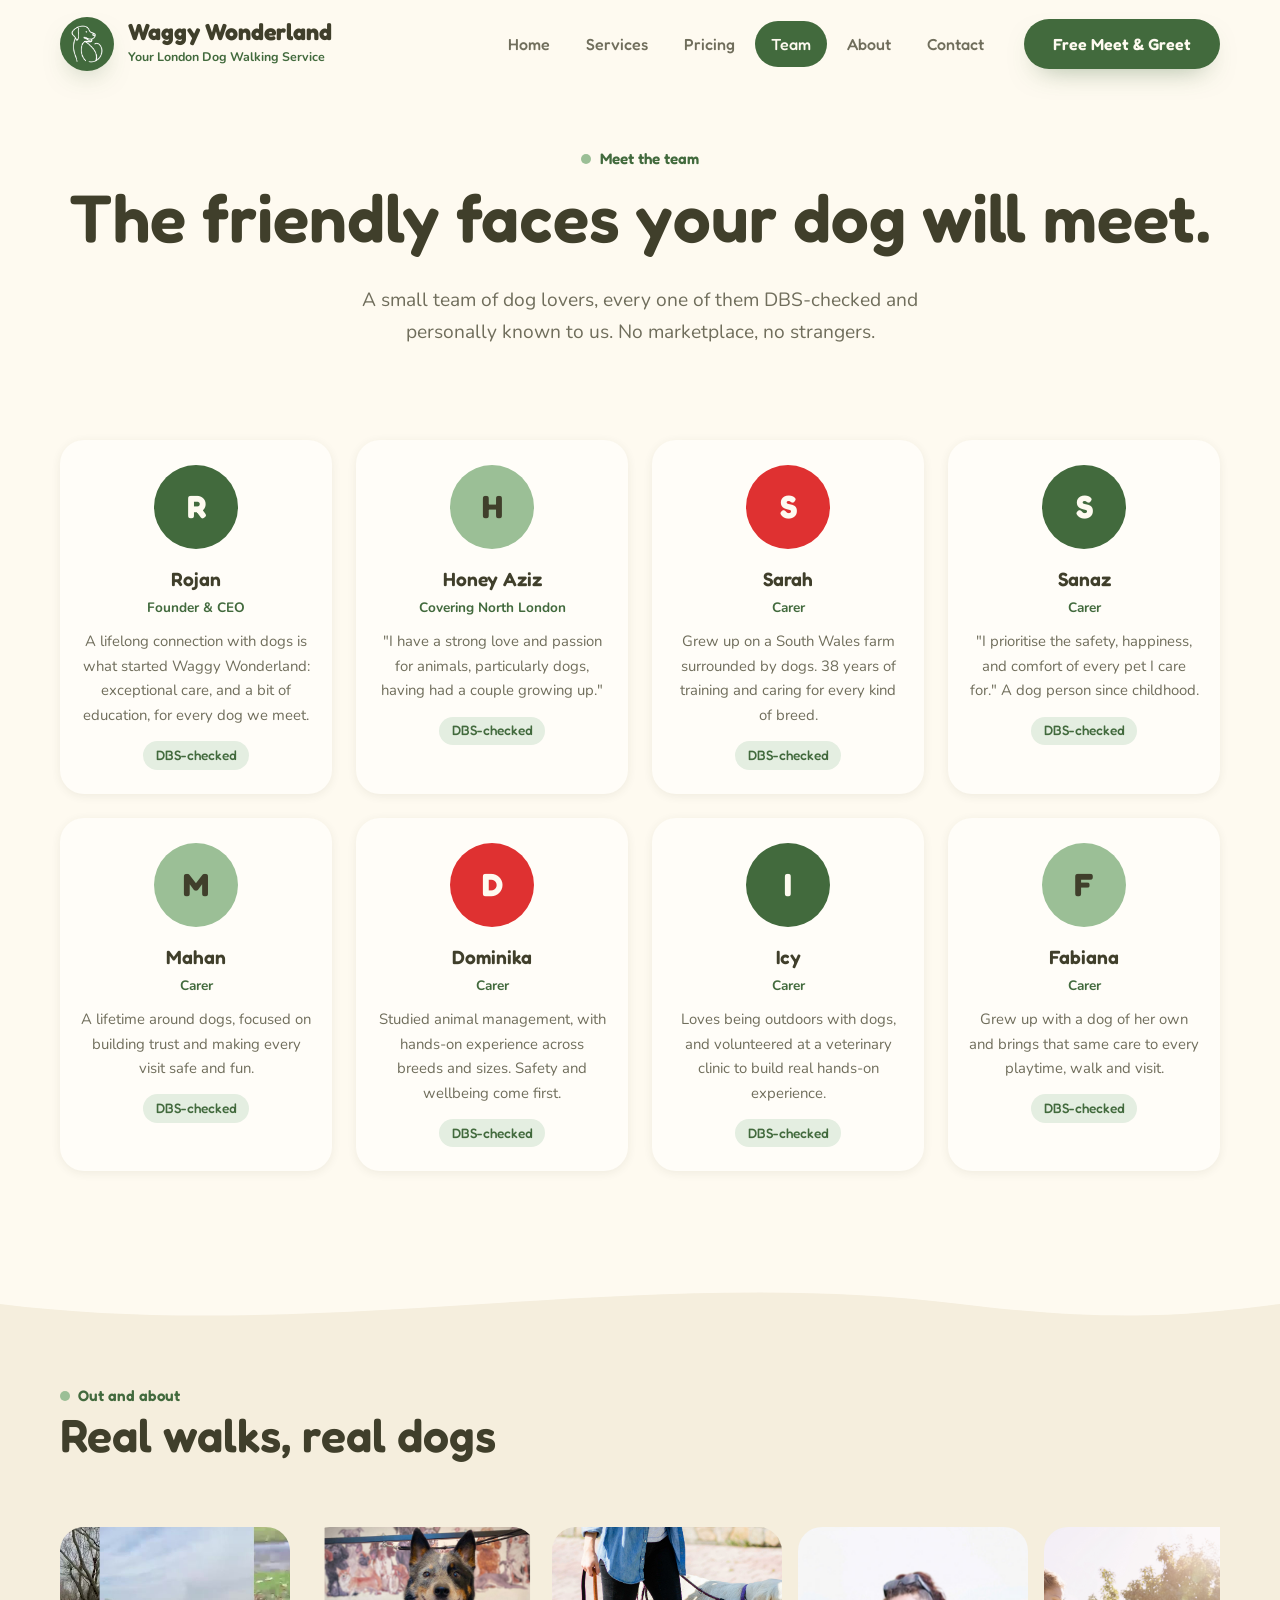
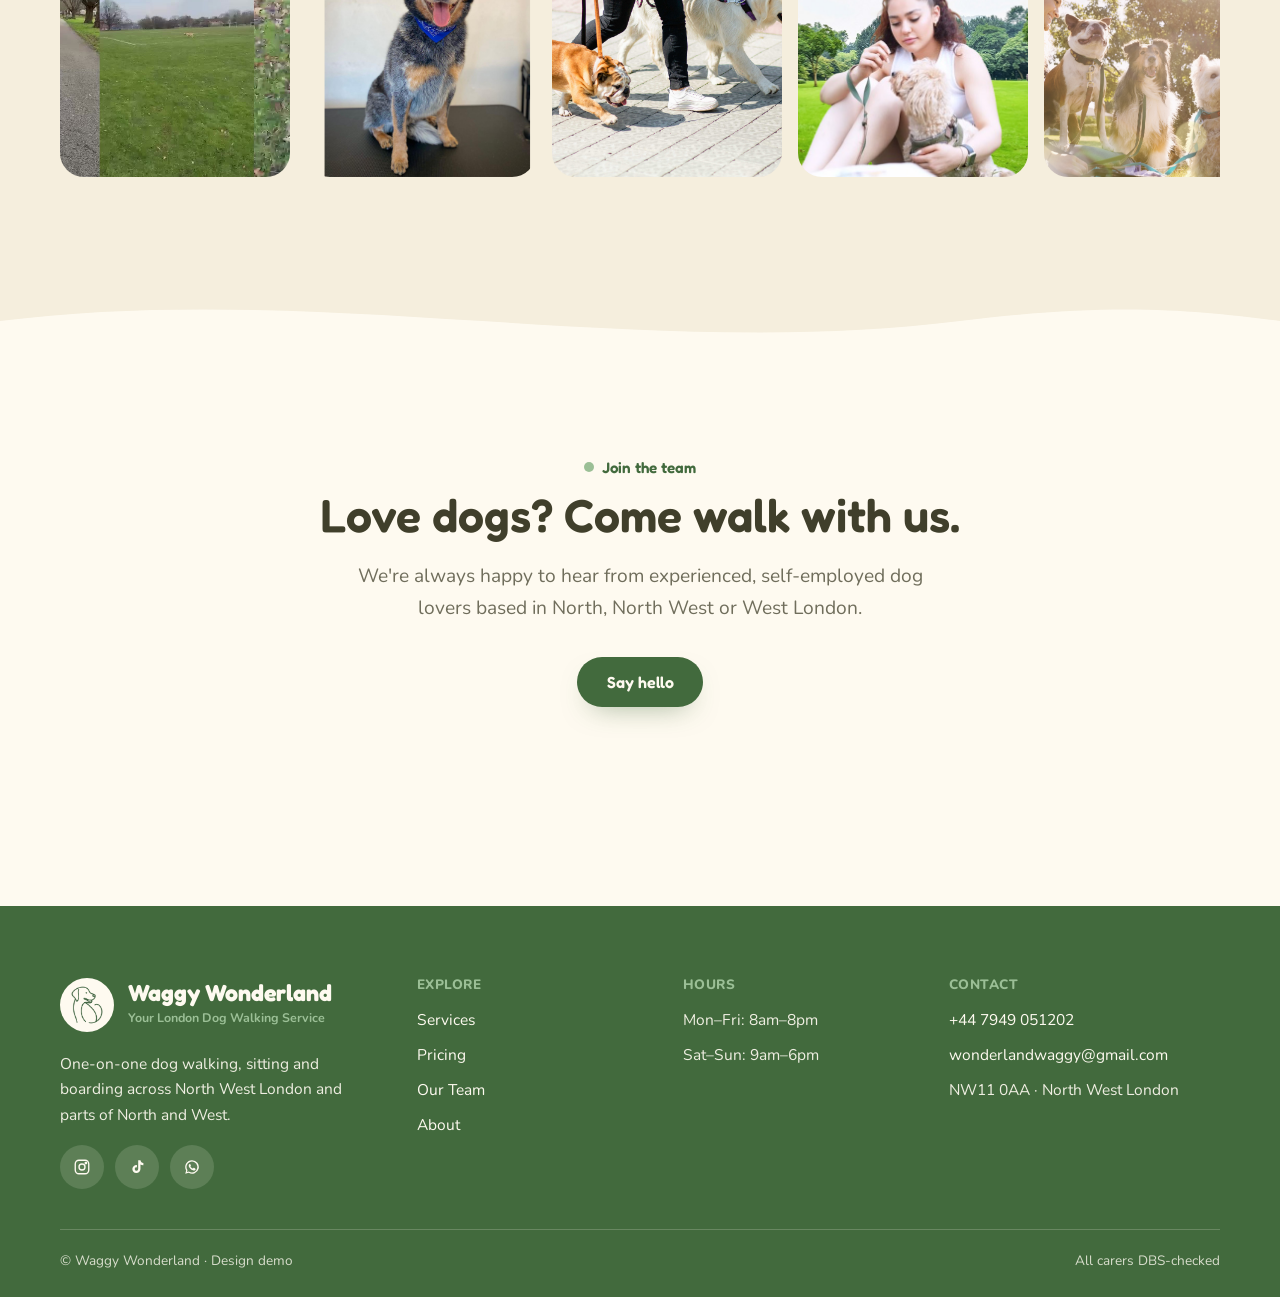
<file: team.html>
<!doctype html>
<html lang="en">
<head>
<meta charset="UTF-8">
<meta name="viewport" content="width=device-width, initial-scale=1, viewport-fit=cover">
<title>Our Team — Waggy Wonderland</title>
<meta name="description" content="Meet the friendly, DBS-checked carers behind Waggy Wonderland's one-on-one dog walking, sitting and boarding in North West London.">
<link rel="icon" href="images/img_14.png">
<link rel="stylesheet" href="css/style.css">
</head>
<body>

<header class="site-header">
  <div class="container topbar">
    <a href="index.html" class="brand">
      <span class="brand__mark"><img src="images/img_14.png" alt=""></span>
      <span>
        <span class="brand__word">Waggy Wonderland</span>
        <span class="brand__tagline">Your London Dog Walking Service</span>
      </span>
    </a>
    <nav class="nav" aria-label="Main">
      <input type="checkbox" id="nav-toggle" class="nav__toggle-input">
      <ul class="nav__links">
        <li><a href="index.html">Home</a></li>
        <li><a href="services.html">Services</a></li>
        <li><a href="pricing.html">Pricing</a></li>
        <li><a href="team.html" aria-current="page">Team</a></li>
        <li><a href="about.html">About</a></li>
        <li><a href="contact.html">Contact</a></li>
        <li class="nav__cta-mobile"><a href="contact.html" class="btn btn-primary">Book a Free Meet &amp; Greet</a></li>
      </ul>
      <a href="contact.html" class="btn btn-primary nav__cta">Free Meet &amp; Greet</a>
      <label for="nav-toggle" class="nav__toggle" aria-label="Menu"><span></span></label>
    </nav>
  </div>
</header>

<main>

  <section class="section section--tight center">
    <div class="container">
      <p class="eyebrow">Meet the team</p>
      <h1>The friendly faces your dog will meet.</h1>
      <p class="lede">A small team of dog lovers, every one of them DBS-checked and personally known to us. No marketplace, no strangers.</p>
    </div>
  </section>

  <section class="section" style="padding-top: 1rem;">
    <div class="container team-grid">

      <div class="team-card rise">
        <div class="team-card__avatar" aria-hidden="true">R</div>
        <p class="team-card__name">Rojan</p>
        <span class="team-card__role">Founder &amp; CEO</span>
        <p class="team-card__bio">A lifelong connection with dogs is what started Waggy Wonderland: exceptional care, and a bit of education, for every dog we meet.</p>
        <span class="chip">DBS-checked</span>
      </div>

      <div class="team-card rise">
        <div class="team-card__avatar" aria-hidden="true">H</div>
        <p class="team-card__name">Honey Aziz</p>
        <span class="team-card__role">Covering North London</span>
        <p class="team-card__bio">"I have a strong love and passion for animals, particularly dogs, having had a couple growing up."</p>
        <span class="chip">DBS-checked</span>
      </div>

      <div class="team-card rise">
        <div class="team-card__avatar" aria-hidden="true">S</div>
        <p class="team-card__name">Sarah</p>
        <span class="team-card__role">Carer</span>
        <p class="team-card__bio">Grew up on a South Wales farm surrounded by dogs. 38 years of training and caring for every kind of breed.</p>
        <span class="chip">DBS-checked</span>
      </div>

      <div class="team-card rise">
        <div class="team-card__avatar" aria-hidden="true">S</div>
        <p class="team-card__name">Sanaz</p>
        <span class="team-card__role">Carer</span>
        <p class="team-card__bio">"I prioritise the safety, happiness, and comfort of every pet I care for." A dog person since childhood.</p>
        <span class="chip">DBS-checked</span>
      </div>

      <div class="team-card rise">
        <div class="team-card__avatar" aria-hidden="true">M</div>
        <p class="team-card__name">Mahan</p>
        <span class="team-card__role">Carer</span>
        <p class="team-card__bio">A lifetime around dogs, focused on building trust and making every visit safe and fun.</p>
        <span class="chip">DBS-checked</span>
      </div>

      <div class="team-card rise">
        <div class="team-card__avatar" aria-hidden="true">D</div>
        <p class="team-card__name">Dominika</p>
        <span class="team-card__role">Carer</span>
        <p class="team-card__bio">Studied animal management, with hands-on experience across breeds and sizes. Safety and wellbeing come first.</p>
        <span class="chip">DBS-checked</span>
      </div>

      <div class="team-card rise">
        <div class="team-card__avatar" aria-hidden="true">I</div>
        <p class="team-card__name">Icy</p>
        <span class="team-card__role">Carer</span>
        <p class="team-card__bio">Loves being outdoors with dogs, and volunteered at a veterinary clinic to build real hands-on experience.</p>
        <span class="chip">DBS-checked</span>
      </div>

      <div class="team-card rise">
        <div class="team-card__avatar" aria-hidden="true">F</div>
        <p class="team-card__name">Fabiana</p>
        <span class="team-card__role">Carer</span>
        <p class="team-card__bio">Grew up with a dog of her own and brings that same care to every playtime, walk and visit.</p>
        <span class="chip">DBS-checked</span>
      </div>

    </div>
  </section>

  <svg class="wave" viewBox="0 0 1440 60" preserveAspectRatio="none" aria-hidden="true"><path fill="#F5EEDD" d="M0,30 C360,70 720,-10 1080,30 C1260,50 1350,40 1440,30 L1440,60 L0,60 Z"/></svg>
  <section class="section section--sand" style="padding-top: clamp(1.5rem, 4vw, 3rem);">
    <div class="container">
      <div class="section-head rise">
        <div>
          <p class="eyebrow">Out and about</p>
          <h2>Real walks, real dogs</h2>
        </div>
      </div>
      <div class="gallery rise">
        <img src="images/img_12.jpg" alt="A dog trotting along a tree-lined path by open parkland." loading="lazy">
        <img src="images/img_11.png" alt="A smiling blue heeler wearing a blue bandana." loading="lazy">
        <img src="images/img_05.jpg" alt="A carer walking two dogs along a paved street." loading="lazy">
        <img src="images/img_19.jpg" alt="A carer sitting with a small dog in the park." loading="lazy">
        <img src="images/img_07.jpg" alt="A sunny afternoon in the park with a group of happy dogs." loading="lazy">
        <img src="images/img_28.jpg" alt="A white shepherd dog running across a field with a toy." loading="lazy">
      </div>
    </div>
  </section>
  <svg class="wave wave--flip" viewBox="0 0 1440 60" preserveAspectRatio="none" aria-hidden="true"><path fill="#F5EEDD" d="M0,30 C360,70 720,-10 1080,30 C1260,50 1350,40 1440,30 L1440,60 L0,60 Z"/></svg>

  <section class="section center">
    <div class="container rise">
      <p class="eyebrow">Join the team</p>
      <h2>Love dogs? Come walk with us.</h2>
      <p class="lede">We're always happy to hear from experienced, self-employed dog lovers based in North, North West or West London.</p>
      <a href="contact.html" class="btn btn-primary" style="margin-top:0.8rem;">Say hello</a>
    </div>
  </section>

</main>

<footer class="site-footer">
  <div class="container footer-grid">
    <div>
      <a href="index.html" class="brand">
        <span class="brand__mark"><img src="images/img_14.png" alt=""></span>
        <span>
          <span class="brand__word">Waggy Wonderland</span>
          <span class="brand__tagline">Your London Dog Walking Service</span>
        </span>
      </a>
      <p style="margin-top:1.2rem; max-width:32ch;">One-on-one dog walking, sitting and boarding across North West London and parts of North and West.</p>
      <div class="footer-social">
        <a href="https://www.instagram.com/waggywonderlandd" aria-label="Instagram" target="_blank" rel="noopener"><svg viewBox="0 0 24 24" fill="none" stroke="currentColor" stroke-width="1.8"><rect x="3" y="3" width="18" height="18" rx="5"/><circle cx="12" cy="12" r="4"/><circle cx="17.2" cy="6.8" r="1"/></svg></a>
        <a href="https://www.tiktok.com/@waggywonderlandd" aria-label="TikTok" target="_blank" rel="noopener"><svg viewBox="0 0 24 24" fill="currentColor"><path d="M16.6 3c.4 2 1.7 3.5 3.9 3.7v3c-1.4.1-2.7-.3-3.9-1.1v6.2a5.4 5.4 0 1 1-4.7-5.4v3.1a2.3 2.3 0 1 0 1.7 2.3V3h3z"/></svg></a>
        <a href="https://wa.me/447949051202" aria-label="WhatsApp" target="_blank" rel="noopener"><svg viewBox="0 0 24 24" fill="currentColor"><path d="M12 3a9 9 0 0 0-7.8 13.5L3 21l4.6-1.2A9 9 0 1 0 12 3zm0 16.2a7.2 7.2 0 0 1-3.7-1l-.3-.2-2.7.7.7-2.6-.2-.3A7.2 7.2 0 1 1 12 19.2zm3.9-5.4c-.2-.1-1.3-.6-1.5-.7-.2-.1-.3-.1-.5.1-.1.2-.5.7-.6.8-.1.1-.2.1-.4 0-.2-.1-.9-.3-1.7-1a6.4 6.4 0 0 1-1.2-1.5c-.1-.2 0-.3.1-.4l.3-.4.2-.3v-.3c0-.1-.5-1.2-.7-1.6-.2-.4-.4-.4-.5-.4h-.4c-.2 0-.4.1-.6.3-.2.2-.8.8-.8 1.9s.8 2.2.9 2.4c.1.1 1.6 2.5 3.9 3.4 2.3.9 2.3.6 2.7.6.4 0 1.3-.5 1.5-1 .2-.5.2-1 .1-1.1-.1-.1-.2-.2-.4-.3z"/></svg></a>
      </div>
    </div>
    <div>
      <h4>Explore</h4>
      <ul>
        <li><a href="services.html">Services</a></li>
        <li><a href="pricing.html">Pricing</a></li>
        <li><a href="team.html">Our Team</a></li>
        <li><a href="about.html">About</a></li>
      </ul>
    </div>
    <div>
      <h4>Hours</h4>
      <ul>
        <li>Mon&ndash;Fri: 8am&ndash;8pm</li>
        <li>Sat&ndash;Sun: 9am&ndash;6pm</li>
      </ul>
    </div>
    <div>
      <h4>Contact</h4>
      <ul>
        <li><a href="tel:+447949051202">+44 7949 051202</a></li>
        <li><a href="mailto:wonderlandwaggy@gmail.com">wonderlandwaggy@gmail.com</a></li>
        <li>NW11 0AA &middot; North West London</li>
      </ul>
    </div>
  </div>
  <div class="container footer-bottom">
    <span>&copy; Waggy Wonderland &middot; Design demo</span>
    <span>All carers DBS-checked</span>
  </div>
</footer>

</body>
</html>
</file>
<file: css/style.css>
/* ==========================================================================
   Waggy Wonderland — cute, fun, light
   Palette is the original site's: cream ground, olive-brown text,
   heath green accent, a dash of cherry red. Rounded type, soft blobs,
   wavy edges, bouncy hovers. Pure HTML + CSS: page transitions and
   scroll reveals use the CSS View Transitions and scroll-timeline APIs,
   which quietly no-op in browsers that lack them.
   ========================================================================== */

@import url('https://fonts.googleapis.com/css2?family=Fredoka:wght@400;500;600;700&family=Nunito:ital,wght@0,400;0,600;0,700;0,800;1,400&display=swap');

:root{
  color-scheme: light;

  /* original brand colours (SITE_CONTENT.md) */
  --cream:        #FEFAF0;
  --olive:        #403F2B;
  --olive-soft:   #706E5C;
  --green:        #426A3D;
  --cherry:       #df3131;
  --grey:         #8F8F8F;

  /* tints derived from the originals */
  --cream-deep:   #F5EEDD;
  --white:        #FFFDF8;
  --green-deep:   #345530;
  --green-tint:   #E4EEE1;
  --green-mid:    #9BBF96;
  --cherry-tint:  #FCE3E0;
  --line:         rgba(64,63,43,0.12);

  --shadow-soft:  0 2px 10px rgba(64,63,43,0.08);
  --shadow-lift:  0 16px 34px -18px rgba(64,63,43,0.35);
  --shadow-green: 0 12px 28px -14px rgba(66,106,61,0.55);

  --font-display: 'Fredoka', 'Nunito', system-ui, sans-serif;
  --font-body:    'Nunito', system-ui, -apple-system, 'Segoe UI', sans-serif;

  --radius-sm: 14px;
  --radius:    24px;
  --radius-lg: 36px;
  --bounce: cubic-bezier(0.16, 1, 0.3, 1);
  --ease:   cubic-bezier(0.22, 1, 0.36, 1);
  --header-h: 88px;
}

*, *::before, *::after{ box-sizing: border-box; }
html{ scroll-behavior: smooth; scroll-padding-top: calc(var(--header-h) + 12px); }

body{
  margin: 0;
  background: var(--cream);
  color: var(--olive);
  font-family: var(--font-body);
  font-size: 1.0625rem;
  line-height: 1.65;
  -webkit-font-smoothing: antialiased;
  overflow-x: clip;
}

img{ max-width: 100%; display: block; }
a{ color: inherit; }
ul{ margin: 0; padding: 0; list-style: none; }
button, input, textarea{ font-family: inherit; }

h1,h2,h3,h4{
  font-family: var(--font-display);
  font-weight: 600;
  line-height: 1.1;
  margin: 0 0 0.45em;
  text-wrap: balance;
  color: var(--olive);
}
h1{ font-size: clamp(2.4rem, 6vw, 4.2rem); }
h2{ font-size: clamp(1.9rem, 4vw, 2.9rem); }
h3{ font-size: clamp(1.25rem, 2vw, 1.5rem); }
p{ margin: 0 0 1em; max-width: 62ch; }
.lede{ font-size: clamp(1.08rem, 1.5vw, 1.25rem); color: var(--olive-soft); max-width: 50ch; }

:focus-visible{ outline: 3px solid var(--green-mid); outline-offset: 3px; border-radius: 6px; }

.container{ width: min(1160px, 100% - 2.5rem); margin-inline: auto; }
.section{ padding-block: clamp(3.5rem, 8vw, 6.5rem); }
.section--tight{ padding-block: clamp(2rem, 5vw, 3.5rem); }
.center{ text-align: center; }
.center p{ margin-inline: auto; }
.center .eyebrow{ justify-content: center; }
.mt-0{ margin-top: 0 !important; }

/* ---------- smooth page transitions (multi-page, CSS only) ---------- */
@view-transition{ navigation: auto; }
::view-transition-old(root){ animation: 0.22s ease-in both page-out; }
::view-transition-new(root){ animation: 0.45s var(--ease) both page-in; }
.site-header{ view-transition-name: site-header; }
.site-footer{ view-transition-name: site-footer; }
@keyframes page-out{ to{ opacity: 0; transform: translateY(-10px); } }
@keyframes page-in{ from{ opacity: 0; transform: translateY(16px); } }

/* ---------- gentle scroll reveals (CSS scroll-timeline, no JS) ---------- */
@supports (animation-timeline: view()){
  .rise{
    animation: rise linear both;
    animation-timeline: view();
    animation-range: entry 0% entry 40%;
  }
  @keyframes rise{
    from{ opacity: 0; transform: translateY(26px); }
    to{ opacity: 1; transform: none; }
  }
}

@media (prefers-reduced-motion: reduce){
  html{ scroll-behavior: auto; }
  *, *::before, *::after{ animation: none !important; transition: none !important; }
}

/* ---------- eyebrow / labels ---------- */
.eyebrow{
  display: inline-flex;
  align-items: center;
  gap: 0.55em;
  font-family: var(--font-display);
  font-weight: 600;
  font-size: 0.95rem;
  color: var(--green);
  margin: 0 0 0.6rem;
}
.eyebrow::before{
  content: '';
  width: 10px; height: 10px;
  border-radius: 50%;
  background: var(--green-mid);
}

/* ---------- buttons ---------- */
.btn{
  display: inline-flex;
  align-items: center;
  justify-content: center;
  gap: 0.5em;
  padding: 0.95em 1.7em;
  border-radius: 999px;
  border: 2px solid transparent;
  font-family: var(--font-display);
  font-weight: 600;
  font-size: 1rem;
  line-height: 1;
  text-decoration: none;
  cursor: pointer;
  min-height: 48px;
  transition: transform 0.45s var(--bounce), box-shadow 0.35s var(--ease), background 0.25s ease, color 0.25s ease;
}
.btn:hover{ transform: translateY(-3px) scale(1.02); }
.btn:active{ transform: translateY(0) scale(0.98); }
.btn-primary{ background: var(--green); color: var(--cream); box-shadow: var(--shadow-green); }
.btn-primary:hover{ background: var(--green-deep); }
.btn-secondary{ background: var(--white); color: var(--green); border-color: var(--green); }
.btn-secondary:hover{ background: var(--green-tint); }
.btn-cherry{ background: var(--cherry); color: #fff; box-shadow: 0 12px 28px -14px rgba(223,49,49,0.55); }
.btn-cherry:hover{ background: #c92a2a; }

.chip{
  display: inline-block;
  padding: 0.35em 0.9em;
  border-radius: 999px;
  background: var(--green-tint);
  color: var(--green);
  font-family: var(--font-display);
  font-weight: 500;
  font-size: 0.85rem;
  line-height: 1.4;
}
.chip--cherry{ background: var(--cherry-tint); color: #b32222; }

/* ---------- header (big, sticky, shrinks on scroll) ---------- */
.site-header{
  position: sticky;
  top: 0;
  z-index: 50;
  background: var(--cream);
  border-bottom: 1px solid transparent;
}
@supports (animation-timeline: scroll()){
  .site-header{
    animation: header-shrink linear both;
    animation-timeline: scroll(root);
    animation-range: 0 140px;
  }
  @keyframes header-shrink{
    to{
      background: rgba(254,250,240,0.92);
      box-shadow: 0 8px 30px -18px rgba(64,63,43,0.35);
      border-bottom-color: var(--line);
      --header-h: 70px;
    }
  }
}
.topbar{
  display: flex;
  align-items: center;
  justify-content: space-between;
  gap: 1.5rem;
  height: var(--header-h);
}

.brand{
  display: flex;
  align-items: center;
  gap: 0.85rem;
  text-decoration: none;
}
.brand__mark{
  flex: none;
  width: 54px; height: 54px;
  padding: 7px;
  border-radius: 50%;
  background: var(--green);
  box-shadow: var(--shadow-green);
  transition: transform 0.6s var(--bounce);
  transform-origin: 50% 90%;
}
.brand__mark img{ width: 100%; height: 100%; object-fit: contain; }
.brand:hover .brand__mark{ animation: wag 0.7s var(--ease) 1; }
@keyframes wag{
  0%{ transform: rotate(0); }
  25%{ transform: rotate(-12deg); }
  50%{ transform: rotate(10deg); }
  75%{ transform: rotate(-6deg); }
  100%{ transform: rotate(0); }
}
.brand__word{
  display: block;
  font-family: var(--font-display);
  font-weight: 700;
  font-size: 1.45rem;
  line-height: 1;
  color: var(--olive);
}
.brand__tagline{
  display: block;
  font-size: 0.78rem;
  font-weight: 700;
  color: var(--green);
  margin-top: 0.3em;
}

.nav{ display: flex; align-items: center; gap: 1rem; }
.nav__links{
  display: flex;
  align-items: center;
  gap: 0.25rem;
  font-family: var(--font-display);
  font-weight: 500;
  font-size: 1rem;
}
.nav__links a{
  display: inline-block;
  padding: 0.6em 1em;
  border-radius: 999px;
  text-decoration: none;
  color: var(--olive-soft);
  transition: background 0.25s ease, color 0.25s ease, transform 0.4s var(--bounce);
}
.nav__links a:hover{ background: var(--green-tint); color: var(--green); transform: translateY(-2px); }
.nav__links a[aria-current="page"]{ background: var(--green); color: var(--cream); }
.nav__cta{ margin-left: 0.5rem; }

.nav__toggle-input{ position: absolute; opacity: 0; pointer-events: none; }
.nav__toggle{
  display: none;
  width: 48px; height: 48px;
  border-radius: 50%;
  background: var(--green-tint);
  cursor: pointer;
  position: relative;
  flex: none;
}
.nav__toggle span, .nav__toggle span::before, .nav__toggle span::after{
  content: '';
  position: absolute;
  left: 14px;
  width: 20px; height: 2.5px;
  border-radius: 2px;
  background: var(--green);
  transition: transform 0.35s var(--ease), opacity 0.2s ease, top 0.35s var(--ease);
}
.nav__toggle span{ top: 23px; }
.nav__toggle span::before{ left: 0; top: -7px; }
.nav__toggle span::after{ left: 0; top: 7px; }

@media (max-width: 900px){
  :root{ --header-h: 74px; }
  .brand__mark{ width: 46px; height: 46px; padding: 6px; }
  .brand__word{ font-size: 1.25rem; }
  .nav__cta, .nav__links{ display: none; }
  .nav__toggle{ display: block; }
  .nav__toggle-input:checked ~ .nav__toggle span{ background: transparent; }
  .nav__toggle-input:checked ~ .nav__toggle span::before{ top: 0; transform: rotate(45deg); }
  .nav__toggle-input:checked ~ .nav__toggle span::after{ top: 0; transform: rotate(-45deg); }
  .nav__toggle-input:checked ~ .nav__links{
    display: flex;
    flex-direction: column;
    align-items: stretch;
    position: absolute;
    top: 100%; left: 0; right: 0;
    padding: 0.75rem 1.25rem 1.25rem;
    background: var(--cream);
    border-bottom: 1px solid var(--line);
    box-shadow: 0 20px 40px -20px rgba(64,63,43,0.35);
    gap: 0.25rem;
    font-size: 1.15rem;
    animation: menu-drop 0.4s var(--ease) both;
  }
  .nav__toggle-input:checked ~ .nav__links a{ padding: 0.8em 1.1em; }
  .nav__toggle-input:checked ~ .nav__links .nav__cta-mobile{ display: block; margin-top: 0.5rem; }
  @keyframes menu-drop{ from{ opacity: 0; transform: translateY(-8px); } }
}
.nav__cta-mobile{ display: none; }
.nav__cta-mobile .btn{ width: 100%; }
@media (max-width: 380px){ .brand__tagline{ display: none; } }

/* ---------- hero ---------- */
.hero{
  position: relative;
  padding-block: clamp(2rem, 6vw, 5rem) clamp(3rem, 8vw, 6rem);
  overflow: clip;
}
.hero__blob{
  position: absolute;
  border-radius: 50%;
  pointer-events: none;
  z-index: 0;
}
.hero__blob--1{ width: 420px; height: 420px; background: var(--green-tint); top: -160px; right: -120px; animation: float 9s ease-in-out infinite; }
.hero__blob--2{ width: 220px; height: 220px; background: var(--cherry-tint); bottom: -80px; left: -70px; animation: float 11s ease-in-out infinite reverse; }
@keyframes float{
  0%,100%{ transform: translate(0,0); }
  50%{ transform: translate(14px, -18px); }
}
.hero__grid{
  position: relative;
  z-index: 1;
  display: grid;
  grid-template-columns: 1.05fr 0.95fr;
  gap: clamp(2rem, 5vw, 4.5rem);
  align-items: center;
}
.hero h1 span{ color: var(--green); }
.hero__actions{ display: flex; flex-wrap: wrap; gap: 0.8rem; margin-top: 1.6rem; }
.hero__facts{
  display: flex;
  flex-wrap: wrap;
  gap: 0.6rem;
  margin-top: 1.8rem;
}
.hero__photo-wrap{ position: relative; justify-self: center; width: min(100%, 480px); }
.hero__photo{
  aspect-ratio: 1;
  overflow: hidden;
  border-radius: 58% 42% 55% 45% / 48% 55% 45% 52%;
  box-shadow: var(--shadow-lift);
  animation: blob 12s ease-in-out infinite;
}
.hero__photo img{ width: 100%; height: 100%; object-fit: cover; }
@keyframes blob{
  0%,100%{ border-radius: 58% 42% 55% 45% / 48% 55% 45% 52%; }
  50%{ border-radius: 45% 55% 42% 58% / 55% 45% 58% 45%; }
}
.sticker{
  position: absolute;
  right: -6px; bottom: 14px;
  width: 128px; height: 128px;
  border-radius: 50%;
  background: var(--cherry);
  color: #fff;
  display: flex;
  align-items: center;
  justify-content: center;
  text-align: center;
  padding: 1rem;
  font-family: var(--font-display);
  font-weight: 600;
  font-size: 0.95rem;
  line-height: 1.15;
  box-shadow: 0 14px 30px -14px rgba(223,49,49,0.6);
  transform: rotate(-8deg);
  animation: sway 6s ease-in-out infinite;
}
@keyframes sway{
  0%,100%{ transform: rotate(-8deg); }
  50%{ transform: rotate(2deg) translateY(-4px); }
}

@media (max-width: 900px){
  .hero__grid{ grid-template-columns: 1fr; }
  .hero__photo-wrap{ width: min(100%, 360px); }
  .hero__blob--1{ width: 260px; height: 260px; top: -110px; right: -90px; }
}
@media (max-width: 480px){
  .hero__actions .btn{ flex: 1 1 100%; }
  .sticker{ width: 108px; height: 108px; font-size: 0.85rem; right: 0; }
}

/* ---------- wavy section edges ---------- */
.wave{
  display: block;
  width: 100%;
  height: clamp(28px, 5vw, 60px);
}
.wave--flip{ transform: scaleY(-1); }
.wave--sand{ background: var(--cream-deep); }
.section--sand{ background: var(--cream-deep); }
.section--green{ background: var(--green); color: var(--cream); }
.section--green h2, .section--green h3, .section--green .eyebrow{ color: var(--cream); }
.section--green .eyebrow::before{ background: var(--green-mid); }
.section--green .lede{ color: rgba(254,250,240,0.85); }

/* ---------- section head ---------- */
.section-head{
  display: flex;
  justify-content: space-between;
  align-items: flex-end;
  gap: 1.5rem;
  flex-wrap: wrap;
  margin-bottom: clamp(1.8rem, 4vw, 2.8rem);
}
.section-head p{ margin: 0; }

/* ---------- service cards ---------- */
.card-grid{
  display: grid;
  grid-template-columns: repeat(auto-fit, minmax(250px, 1fr));
  gap: 1.5rem;
}
.card{
  background: var(--white);
  border-radius: var(--radius);
  box-shadow: var(--shadow-soft);
  overflow: hidden;
  display: flex;
  flex-direction: column;
  transition: transform 0.5s var(--bounce), box-shadow 0.4s var(--ease);
}
.card:hover{ transform: translateY(-8px) rotate(-1deg); box-shadow: var(--shadow-lift); }
.card__photo{ aspect-ratio: 5/4; overflow: hidden; }
.card__photo img{ width: 100%; height: 100%; object-fit: cover; transition: transform 0.7s var(--ease); }
.card:hover .card__photo img{ transform: scale(1.06); }
.card__body{ padding: 1.4rem 1.4rem 1.6rem; display: flex; flex-direction: column; flex: 1; }
.card__body h3{ margin-bottom: 0.2em; }
.card__price{
  font-family: var(--font-display);
  font-weight: 700;
  font-size: 1.7rem;
  color: var(--green);
  margin: 0 0 0.6em;
}
.card__price small{ font-family: var(--font-body); font-weight: 600; font-size: 0.85rem; color: var(--olive-soft); }
.card ul{ display: grid; gap: 0.4em; margin-bottom: 1.2rem; }
.card li{ font-size: 0.95rem; color: var(--olive-soft); padding-left: 1.4em; position: relative; }
.card li::before{
  content: '\2713';
  position: absolute; left: 0; top: 0;
  color: var(--green);
  font-weight: 800;
}
.card .btn{ margin-top: auto; }

/* ---------- value rows ---------- */
.value-list{ display: grid; gap: 1.4rem; }
.value-row{ display: flex; gap: 1rem; align-items: flex-start; }
.value-row__icon{
  flex: none;
  width: 48px; height: 48px;
  border-radius: 16px;
  background: var(--green-tint);
  color: var(--green);
  display: flex; align-items: center; justify-content: center;
  font-family: var(--font-display);
  font-weight: 700;
  font-size: 1.15rem;
}
.value-row h3{ margin-bottom: 0.2em; font-size: 1.2rem; }
.value-row p{ margin: 0; color: var(--olive-soft); font-size: 0.98rem; }

/* ---------- two-column split ---------- */
.split{
  display: grid;
  grid-template-columns: 1fr 1fr;
  gap: clamp(2rem, 5vw, 4.5rem);
  align-items: center;
}
.split__photo{
  border-radius: var(--radius-lg);
  overflow: hidden;
  box-shadow: var(--shadow-lift);
  aspect-ratio: 4/3;
}
.split__photo img{ width: 100%; height: 100%; object-fit: cover; }
.split--flip .split__photo{ order: -1; }
@media (max-width: 860px){
  .split{ grid-template-columns: 1fr; }
  .split--flip .split__photo{ order: 0; }
}

/* ---------- pricing flip cards (checkbox-driven, no JS) ---------- */
.plan-grid{
  display: grid;
  grid-template-columns: repeat(auto-fit, minmax(240px, 1fr));
  gap: 1.5rem;
}
.plan{ perspective: 1400px; height: 300px; position: relative; }
.plan__toggle{ position: absolute; opacity: 0; pointer-events: none; }
.plan__inner{
  position: relative;
  display: block;
  width: 100%; height: 100%;
  cursor: pointer;
  transform-style: preserve-3d;
  transition: transform 0.75s var(--ease);
}
.plan:hover .plan__inner,
.plan__toggle:checked ~ .plan__inner{ transform: rotateY(180deg); }
.plan__face{
  position: absolute; inset: 0;
  backface-visibility: hidden;
  border-radius: var(--radius);
  padding: 1.6rem 1.4rem;
  display: flex;
  flex-direction: column;
  box-shadow: var(--shadow-lift);
}
.plan__front{
  background: var(--green);
  color: var(--cream);
  align-items: center;
  justify-content: center;
  text-align: center;
}
.plan__front .chip{ background: rgba(254,250,240,0.18); color: var(--cream); }
.plan__name{ font-family: var(--font-display); font-weight: 600; font-size: 1.45rem; margin: 0.7em 0 0.1em; }
.plan__amount{ font-family: var(--font-display); font-weight: 700; font-size: 2.8rem; margin: 0; line-height: 1; }
.plan__unit{ font-weight: 700; font-size: 0.85rem; opacity: 0.85; margin: 0.4em 0 0; }
.plan__hint{ margin-top: auto; font-size: 0.78rem; font-weight: 700; opacity: 0.75; }
.plan__back{ background: var(--white); transform: rotateY(180deg); }
.plan__back h4{ font-size: 1.15rem; margin-bottom: 0.6em; }
.plan__back ul{ display: grid; gap: 0.5em; font-size: 0.95rem; color: var(--olive-soft); }
.plan__back li{ padding-left: 1.4em; position: relative; }
.plan__back li::before{ content: '\2713'; position: absolute; left: 0; color: var(--green); font-weight: 800; }

/* ---------- team ---------- */
.team-grid{
  display: grid;
  grid-template-columns: repeat(auto-fit, minmax(220px, 1fr));
  gap: 1.5rem;
}
.team-card{
  background: var(--white);
  border-radius: var(--radius);
  box-shadow: var(--shadow-soft);
  padding: 1.6rem 1.3rem 1.5rem;
  text-align: center;
  transition: transform 0.5s var(--bounce), box-shadow 0.4s var(--ease);
}
.team-card:hover{ transform: translateY(-6px) rotate(1deg); box-shadow: var(--shadow-lift); }
.team-card__avatar{
  width: 84px; height: 84px;
  margin: 0 auto 0.9rem;
  border-radius: 50%;
  display: flex; align-items: center; justify-content: center;
  font-family: var(--font-display);
  font-weight: 700;
  font-size: 2rem;
  color: var(--cream);
  background: var(--green);
}
.team-card:nth-child(3n) .team-card__avatar{ background: var(--cherry); }
.team-card:nth-child(3n+2) .team-card__avatar{ background: var(--green-mid); color: var(--olive); }
.team-card__name{ font-family: var(--font-display); font-weight: 600; font-size: 1.2rem; margin: 0 0 0.1em; }
.team-card__role{ display: block; font-size: 0.85rem; font-weight: 700; color: var(--green); margin-bottom: 0.7em; }
.team-card__bio{ font-size: 0.93rem; color: var(--olive-soft); margin: 0 0 0.9em; }

/* ---------- testimonial ---------- */
.quote{
  background: var(--white);
  border-radius: var(--radius-lg);
  padding: clamp(1.8rem, 4vw, 3rem);
  max-width: 64ch;
  margin-inline: auto;
  box-shadow: var(--shadow-soft);
  position: relative;
  text-align: center;
}
.quote::before{
  content: '\201C';
  position: absolute;
  top: -22px; left: 50%;
  transform: translateX(-50%);
  width: 52px; height: 52px;
  border-radius: 50%;
  background: var(--cherry);
  color: #fff;
  font-family: var(--font-display);
  font-size: 2.4rem;
  line-height: 1.35;
}
.quote blockquote{
  margin: 0.4rem 0 0.8rem;
  font-family: var(--font-display);
  font-weight: 500;
  font-size: clamp(1.2rem, 2.2vw, 1.55rem);
  line-height: 1.35;
}
.quote cite{ font-style: normal; font-weight: 700; color: var(--olive-soft); font-size: 0.95rem; }

/* ---------- CTA panel ---------- */
.cta{
  border-radius: var(--radius-lg);
  background: var(--green);
  color: var(--cream);
  padding: clamp(2rem, 5vw, 3.5rem);
  display: flex;
  justify-content: space-between;
  align-items: center;
  gap: 1.5rem;
  flex-wrap: wrap;
  position: relative;
  overflow: hidden;
}
.cta::after{
  content: '';
  position: absolute;
  width: 260px; height: 260px;
  border-radius: 50%;
  background: rgba(254,250,240,0.08);
  right: -80px; top: -110px;
}
.cta h2{ color: var(--cream); margin: 0; max-width: 22ch; font-size: clamp(1.6rem, 3.2vw, 2.3rem); }
.cta .btn{ position: relative; z-index: 1; }
.cta .btn-primary{ background: var(--cream); color: var(--green); box-shadow: none; }
.cta .btn-primary:hover{ background: #fff; }

/* ---------- gallery strip ---------- */
.gallery{
  display: grid;
  grid-auto-flow: column;
  grid-auto-columns: minmax(230px, 1fr);
  gap: 1rem;
  overflow-x: auto;
  padding-bottom: 0.75rem;
  scroll-snap-type: x mandatory;
  -webkit-overflow-scrolling: touch;
}
.gallery img{
  width: 100%; height: 250px; object-fit: cover;
  border-radius: var(--radius);
  scroll-snap-align: start;
}

/* ---------- policies ---------- */
.policy-list{ display: grid; gap: 0.9rem; }
.policy-list li{
  background: var(--white);
  border-radius: var(--radius-sm);
  padding: 1rem 1.2rem;
  color: var(--olive-soft);
  font-size: 0.97rem;
  display: flex; gap: 0.6rem; flex-wrap: wrap;
}
.policy-list strong{ color: var(--olive); }

/* ---------- neighbourhood chips ---------- */
.chips{ display: flex; flex-wrap: wrap; gap: 0.55rem; }

/* ---------- contact ---------- */
.contact-grid{
  display: grid;
  grid-template-columns: 1fr 1fr;
  gap: clamp(2rem, 5vw, 4rem);
}
@media (max-width: 900px){ .contact-grid{ grid-template-columns: 1fr; } }
.contact-card{
  display: flex;
  align-items: center;
  gap: 1rem;
  background: var(--white);
  border-radius: var(--radius-sm);
  padding: 1.1rem 1.3rem;
  text-decoration: none;
  margin-bottom: 0.9rem;
  box-shadow: var(--shadow-soft);
  transition: transform 0.4s var(--bounce), box-shadow 0.35s var(--ease);
  min-height: 72px;
}
a.contact-card:hover{ transform: translateX(4px); box-shadow: var(--shadow-lift); }
.contact-card__icon{
  flex: none;
  width: 44px; height: 44px;
  border-radius: 14px;
  background: var(--green-tint);
  color: var(--green);
  display: flex; align-items: center; justify-content: center;
}
.contact-card__icon svg{ width: 20px; height: 20px; }
.contact-card__label{ display: block; font-size: 0.8rem; font-weight: 700; color: var(--olive-soft); }
.contact-card__value{ display: block; font-family: var(--font-display); font-weight: 600; font-size: 1.1rem; color: var(--olive); overflow-wrap: anywhere; }

.hours{ width: 100%; border-collapse: collapse; margin-top: 1rem; }
.hours td{ padding: 0.55em 0; border-bottom: 1px dashed var(--line); font-size: 0.97rem; }
.hours td:last-child{ text-align: right; font-weight: 700; color: var(--green); }

.form{ display: grid; gap: 1rem; }
.form .row{ display: grid; grid-template-columns: 1fr 1fr; gap: 1rem; }
@media (max-width: 560px){ .form .row{ grid-template-columns: 1fr; } }
.field{ display: grid; gap: 0.35em; }
.field label{ font-weight: 700; font-size: 0.9rem; }
.field input, .field textarea{
  font-size: 1rem;
  padding: 0.85em 1.05em;
  border-radius: var(--radius-sm);
  border: 2px solid var(--line);
  background: var(--white);
  color: var(--olive);
  min-height: 48px;
  transition: border-color 0.2s ease, box-shadow 0.2s ease;
}
.field input:focus, .field textarea:focus{ outline: none; border-color: var(--green); box-shadow: 0 0 0 4px var(--green-tint); }
.field textarea{ resize: vertical; min-height: 130px; }
.form-note{ font-size: 0.9rem; color: var(--olive-soft); }

/* ---------- footer (green, readable) ---------- */
.site-footer{
  background: var(--green);
  color: var(--cream);
  margin-top: clamp(3rem, 8vw, 6rem);
  padding-block: clamp(3rem, 6vw, 4.5rem) 1.5rem;
}
.site-footer a{ text-decoration: none; color: var(--cream); }
.site-footer a:hover{ text-decoration: underline; text-underline-offset: 3px; }
.footer-grid{
  display: grid;
  grid-template-columns: 1.4fr 1fr 1fr 1.2fr;
  gap: 2.5rem;
}
@media (max-width: 820px){ .footer-grid{ grid-template-columns: 1fr 1fr; gap: 2rem; } }
@media (max-width: 480px){ .footer-grid{ grid-template-columns: 1fr; } }
.site-footer .brand__mark{ background: var(--cream); box-shadow: none; }
.site-footer .brand__mark img{ filter: brightness(0) saturate(100%) invert(36%) sepia(21%) saturate(704%) hue-rotate(72deg) brightness(93%) contrast(89%); }
.site-footer .brand__word{ color: var(--cream); }
.site-footer .brand__tagline{ color: var(--green-mid); }
.site-footer h4{
  font-size: 0.85rem;
  font-family: var(--font-body);
  font-weight: 800;
  letter-spacing: 0.04em;
  text-transform: uppercase;
  color: var(--green-mid);
  margin-bottom: 0.9rem;
}
.site-footer p, .site-footer li{ color: rgba(254,250,240,0.92); font-size: 0.97rem; }
.site-footer ul{ display: grid; gap: 0.55em; }
.footer-social{ display: flex; gap: 0.7rem; margin-top: 1.1rem; }
.footer-social a{
  width: 44px; height: 44px;
  border-radius: 50%;
  background: rgba(254,250,240,0.14);
  display: inline-flex;
  align-items: center;
  justify-content: center;
  color: var(--cream);
  transition: background 0.25s ease, transform 0.4s var(--bounce);
}
.footer-social a:hover{ background: rgba(254,250,240,0.28); transform: translateY(-3px); text-decoration: none; }
.footer-social svg{ width: 18px; height: 18px; }
.footer-bottom{
  margin-top: 2.5rem;
  padding-top: 1.25rem;
  border-top: 1px solid rgba(254,250,240,0.2);
  display: flex;
  justify-content: space-between;
  flex-wrap: wrap;
  gap: 0.75rem;
  font-size: 0.85rem;
  color: rgba(254,250,240,0.8);
}
</file>
